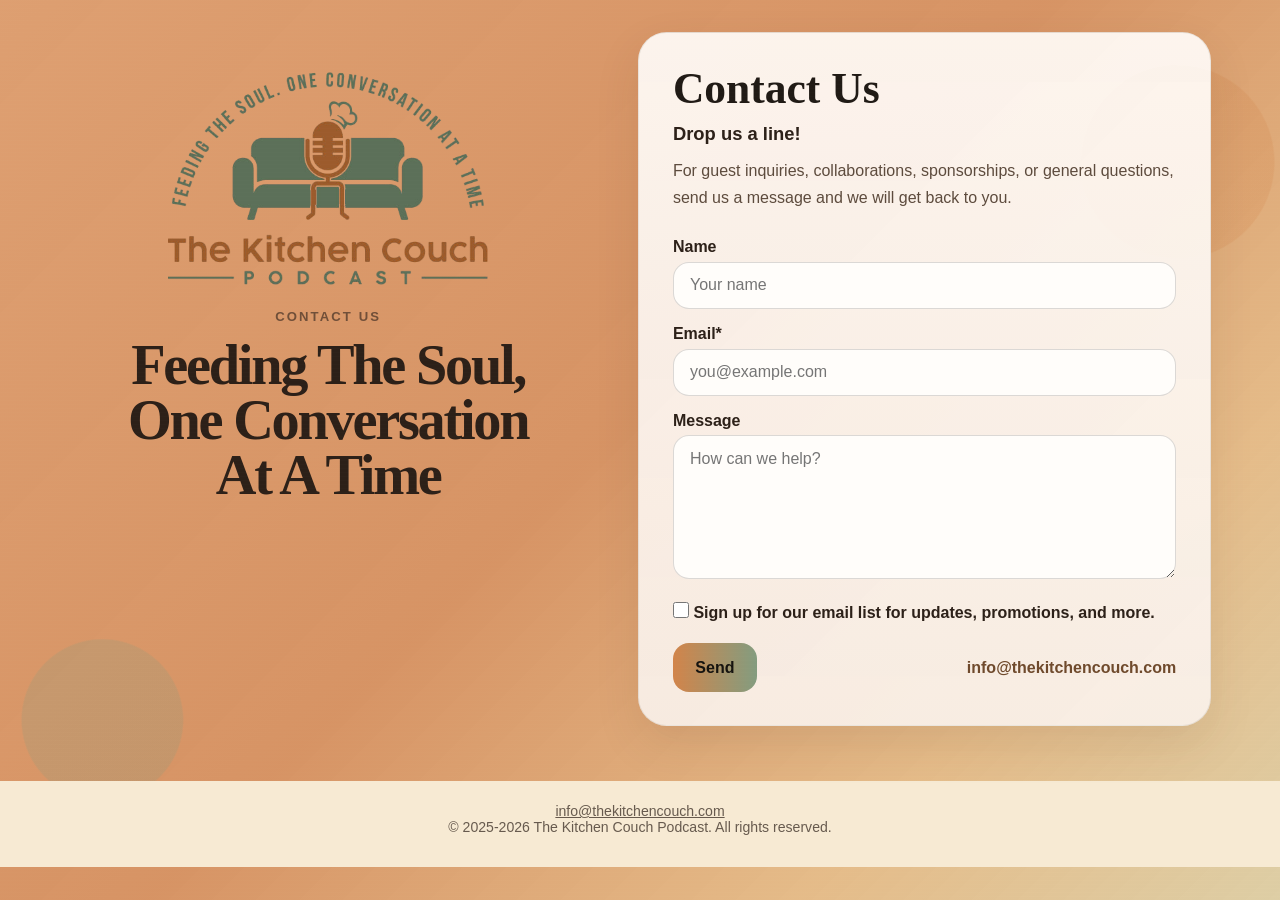
<file: contact.html>
<!DOCTYPE html>
<html lang="en">
<head>
  <meta charset="UTF-8" />
  <meta name="viewport" content="width=device-width, initial-scale=1.0" />
  <title>Contact — The Kitchen Couch Podcast</title>
  <link rel="stylesheet" href="styles.css" />
</head>
<body class="contact-body">
  <div class="site-shell">
    <main class="contact-page">
      <section class="contact-hero">
        <img src="assets/logo-nobg-tight.png" alt="The Kitchen Couch Podcast logo" class="contact-logo-mark" />
        <p class="contact-kicker">Contact Us</p>
        <h1>Feeding The Soul,<br />One Conversation<br />At A Time</h1>
      </section>

      <section class="contact-container">
        <h2>Contact Us</h2>
        <p class="contact-intro">Drop us a line!</p>
        <p class="contact-copy">For guest inquiries, collaborations, sponsorships, or general questions, send us a message and we will get back to you.</p>

        <form class="contact-form" id="contact-form">
          <div class="contact-field">
            <label for="name">Name</label>
            <input type="text" id="name" name="name" placeholder="Your name" />
          </div>

          <div class="contact-field">
            <label for="email">Email<span aria-hidden="true">*</span></label>
            <input type="email" id="email" name="email" placeholder="you@example.com" required />
          </div>

          <div class="contact-field">
            <label for="message">Message</label>
            <textarea id="message" name="message" placeholder="How can we help?"></textarea>
          </div>

          <label class="contact-checkbox">
            <input type="checkbox" id="updates" name="updates" />
            <span>Sign up for our email list for updates, promotions, and more.</span>
          </label>

          <div class="contact-actions">
            <button type="submit">Send</button>
            <a class="contact-email-link" href="mailto:info@thekitchencouch.com">info@thekitchencouch.com</a>
          </div>
        </form>
      </section>
    </main>

    <footer>
      <p><a href="mailto:info@thekitchencouch.com">info@thekitchencouch.com</a></p>
      &copy; 2025-2026 The Kitchen Couch Podcast. All rights reserved.
    </footer>
  </div>

  <script>
    const contactForm = document.getElementById("contact-form");
    if (contactForm) {
      contactForm.addEventListener("submit", (event) => {
        event.preventDefault();

        const formData = new FormData(contactForm);
        const name = (formData.get("name") || "").toString().trim();
        const email = (formData.get("email") || "").toString().trim();
        const message = (formData.get("message") || "").toString().trim();
        const wantsUpdates = formData.get("updates") ? "Yes" : "No";

        const subjectName = name || "Website Inquiry";
        const subject = encodeURIComponent(`Kitchen Couch Contact - ${subjectName}`);
        const body = encodeURIComponent(
          `Name: ${name || "N/A"}\nEmail: ${email}\nEmail List Sign Up: ${wantsUpdates}\n\nMessage:\n${message || "N/A"}`
        );

        window.location.href = `mailto:info@thekitchencouch.com?subject=${subject}&body=${body}`;
      });
    }
  </script>
</body>
</html>
</file>
<file: styles.css>
:root {
  --orange: #d2844a;
  --orange-deep: #bc7342;
  --orange-soft: #e2a26f;
  --green: #839c7f;
  --green-deep: #667c62;
  --green-soft: #a4b7a0;
  --cream: #fdf8f2;
  --ink: #2c2018;
  --ink-soft: #5d4b3d;
  --line: rgba(253, 248, 242, 0.28);
  --shadow: 0 22px 70px rgba(60, 33, 14, 0.18);
}

* {
  box-sizing: border-box;
  margin: 0;
  padding: 0;
}

html {
  scroll-behavior: smooth;
}

body {
  min-height: 100vh;
  font-family: "Trebuchet MS", "Gill Sans", sans-serif;
  color: var(--ink);
  background:
    radial-gradient(circle at top left, rgba(240, 177, 123, 0.28), transparent 28%),
    radial-gradient(circle at 85% 18%, rgba(169, 197, 152, 0.34), transparent 24%),
    linear-gradient(180deg, #f4d6bc 0%, #f1e5d7 18%, #ddebd9 52%, #f6e3d2 100%);
  overflow-x: hidden;
}

img {
  display: block;
  max-width: 100%;
}

a {
  color: inherit;
}

.site-shell {
  position: relative;
  overflow: clip;
}

.site-shell::before,
.site-shell::after {
  content: "";
  position: fixed;
  width: 42vw;
  height: 42vw;
  border-radius: 50%;
  filter: blur(110px);
  opacity: 0.3;
  pointer-events: none;
  z-index: -1;
}

.site-shell::before {
  top: -10vw;
  left: -12vw;
  background: rgba(213, 122, 70, 0.65);
}

.site-shell::after {
  right: -10vw;
  bottom: 10vh;
  background: rgba(95, 132, 89, 0.55);
}

.immersive-main::after {
  content: "";
  position: absolute;
  inset: 0;
  pointer-events: none;
  background:
    radial-gradient(circle at 6% 24%, rgba(213, 122, 70, 0.22) 0 2.7rem, transparent 2.8rem),
    radial-gradient(circle at 9% 28%, rgba(253, 248, 242, 0.55) 0 0.7rem, transparent 0.75rem),
    radial-gradient(circle at 94% 17%, rgba(95, 132, 89, 0.2) 0 3.1rem, transparent 3.2rem),
    radial-gradient(circle at 88% 20%, rgba(253, 248, 242, 0.5) 0 0.82rem, transparent 0.9rem),
    radial-gradient(circle at 10% 78%, rgba(95, 132, 89, 0.18) 0 4rem, transparent 4.1rem),
    radial-gradient(circle at 92% 74%, rgba(213, 122, 70, 0.18) 0 3.4rem, transparent 3.5rem),
    radial-gradient(circle at 86% 79%, rgba(253, 248, 242, 0.46) 0 0.92rem, transparent 1rem);
  z-index: 0;
}

.hero {
  position: relative;
  min-height: 100vh;
  padding: 1.4rem clamp(1.2rem, 2vw, 2rem) 0;
  color: var(--cream);
  background:
    radial-gradient(circle at 12% 15%, rgba(255, 225, 196, 0.18), transparent 20%),
    radial-gradient(circle at 78% 20%, rgba(190, 228, 176, 0.24), transparent 22%),
    radial-gradient(circle at 50% 72%, rgba(245, 216, 176, 0.16), transparent 28%),
    linear-gradient(135deg, #c96f3e 0%, #d8864d 33%, #6f8d63 68%, #537651 100%);
}

.hero::before,
.hero::after {
  content: "";
  position: absolute;
  border-radius: 44% 56% 59% 41% / 43% 40% 60% 57%;
  opacity: 0.35;
  animation: floatBlob 16s ease-in-out infinite;
}

.hero::before {
  width: 28rem;
  height: 28rem;
  top: -8rem;
  right: -8rem;
  background: rgba(255, 192, 115, 0.32);
}

.hero::after {
  width: 22rem;
  height: 22rem;
  left: -7rem;
  bottom: 12rem;
  background: rgba(104, 145, 103, 0.28);
  animation-duration: 20s;
}

.hero-aurora,
.hero-grid,
.hero-ribbon,
.hero-nav,
.hero-body {
  position: relative;
  z-index: 1;
}

.hero-aurora {
  position: absolute;
  inset: auto;
  width: 36rem;
  height: 36rem;
  border-radius: 50%;
  filter: blur(80px);
  opacity: 0.4;
  animation: pulseGlow 11s ease-in-out infinite;
}

.hero-aurora-left {
  top: 6rem;
  left: -8rem;
  background: rgba(255, 189, 126, 0.6);
}

.hero-aurora-right {
  right: -6rem;
  bottom: 7rem;
  background: rgba(112, 151, 104, 0.45);
  animation-delay: -5s;
}

.hero-grid {
  position: absolute;
  inset: 0;
  background-image:
    linear-gradient(rgba(255, 255, 255, 0.08) 1px, transparent 1px),
    linear-gradient(90deg, rgba(255, 255, 255, 0.08) 1px, transparent 1px);
  background-size: 52px 52px;
  mask-image: linear-gradient(to bottom, rgba(0, 0, 0, 0.28), transparent 78%);
  opacity: 0.3;
}

.hero-nav {
  max-width: 1280px;
  margin: 0 auto;
  display: flex;
  align-items: center;
  justify-content: space-between;
  gap: 1rem;
}

.hero-brand {
  display: inline-flex;
  align-items: center;
  gap: 0.9rem;
  text-decoration: none;
}

.hero-nav-logo-img {
  width: 3rem;
  height: 3rem;
  border-radius: 50%;
  object-fit: cover;
  box-shadow: 0 8px 20px rgba(0, 0, 0, 0.18);
}

.hero-brand-text {
  font-family: Georgia, "Times New Roman", serif;
  font-size: 0.98rem;
  letter-spacing: 0.08em;
  text-transform: uppercase;
}

.hero-nav-links {
  display: flex;
  align-items: center;
  gap: 0.7rem;
  flex-wrap: wrap;
}

.hero-nav-links a {
  text-decoration: none;
  padding: 0.75rem 1rem;
  border-radius: 999px;
  font-size: 0.9rem;
  background: rgba(255, 255, 255, 0.08);
  border: 1px solid rgba(255, 255, 255, 0.15);
  backdrop-filter: blur(8px);
  transition: transform 180ms ease, background 180ms ease, border-color 180ms ease;
}

.hero-nav-links a:hover {
  transform: translateY(-2px);
  background: rgba(255, 255, 255, 0.16);
  border-color: rgba(255, 255, 255, 0.28);
}

.hero-body {
  max-width: 1280px;
  margin: 0 auto;
  min-height: calc(100vh - 6rem);
  display: grid;
  grid-template-columns: minmax(0, 1.05fr) minmax(370px, 0.95fr);
  align-items: center;
  gap: clamp(2rem, 4vw, 4rem);
  padding: 3.5rem 0 4.5rem;
}

.hero-text {
  max-width: 40rem;
}

.hero-kicker,
.section-kicker,
.closing-kicker,
.story-label,
.duality-tag,
.hero-stage-badge {
  display: inline-flex;
  align-items: center;
  gap: 0.45rem;
  letter-spacing: 0.14em;
  text-transform: uppercase;
  font-weight: 700;
  font-size: 0.76rem;
}

.hero-kicker {
  padding: 0.7rem 1rem;
  border-radius: 999px;
  background: rgba(253, 248, 242, 0.12);
  border: 1px solid rgba(253, 248, 242, 0.24);
  margin-bottom: 1.2rem;
}

.hero-title,
.section-intro h2,
.section-header h2,
.closing-shell h2,
.duality-card h3 {
  font-family: Georgia, "Times New Roman", serif;
}

.hero-title {
  font-size: clamp(3rem, 6vw, 5.9rem);
  line-height: 0.95;
  letter-spacing: -0.05em;
  text-wrap: balance;
}

.title-soul {
  color: #ffe5c4;
}

.title-mind {
  color: #d9f0c7;
}

.hero-copy {
  margin-top: 1.4rem;
  max-width: 36rem;
  font-size: 1.08rem;
  line-height: 1.8;
  color: rgba(253, 248, 242, 0.9);
}

.hero-cta-row {
  display: flex;
  gap: 1rem;
  flex-wrap: wrap;
  margin-top: 2rem;
}

.hero-cta {
  text-decoration: none;
  padding: 1rem 1.4rem;
  border-radius: 1.1rem;
  font-weight: 700;
  letter-spacing: 0.04em;
  transition: transform 220ms ease, box-shadow 220ms ease, background 220ms ease, color 220ms ease;
}

.hero-cta:hover {
  transform: translateY(-4px) scale(1.02);
}

.hero-cta-primary {
  color: var(--ink);
  background: var(--cream);
  box-shadow: 0 16px 35px rgba(71, 37, 14, 0.18);
}

.hero-cta-secondary {
  color: var(--cream);
  background: rgba(255, 255, 255, 0.08);
  border: 1px solid rgba(253, 248, 242, 0.28);
  backdrop-filter: blur(8px);
}

.hero-pills {
  display: flex;
  flex-wrap: wrap;
  gap: 0.7rem;
  margin-top: 1.6rem;
}

.hero-pills span {
  padding: 0.72rem 0.92rem;
  border-radius: 999px;
  background: rgba(255, 255, 255, 0.08);
  border: 1px solid rgba(253, 248, 242, 0.2);
  color: rgba(253, 248, 242, 0.92);
  font-size: 0.88rem;
}

.hero-stage {
  position: relative;
  min-height: 40rem;
  transform-style: preserve-3d;
  transition: transform 260ms ease;
}

.hero-stage-orb {
  position: absolute;
  border-radius: 50%;
  filter: blur(2px);
  animation: orbitBob 9s ease-in-out infinite;
}

.hero-stage-orb-one {
  width: 9rem;
  height: 9rem;
  top: 1.2rem;
  left: 2rem;
  background: radial-gradient(circle at 35% 35%, #ffd696, #e08b4f 70%);
}

.hero-stage-orb-two {
  width: 7rem;
  height: 7rem;
  right: 1.5rem;
  bottom: 4rem;
  background: radial-gradient(circle at 35% 35%, #cee6bf, #6d8d62 72%);
  animation-delay: -4s;
}

.hero-stage-card {
  position: absolute;
  border-radius: 2rem;
  backdrop-filter: blur(14px);
  border: 1px solid rgba(253, 248, 242, 0.24);
  box-shadow: var(--shadow);
}

.hero-stage-photo {
  inset: 1.2rem 4rem 6rem 0;
  overflow: hidden;
  background:
    radial-gradient(circle at 25% 15%, rgba(253, 248, 242, 0.4), transparent 18%),
    linear-gradient(160deg, rgba(253, 248, 242, 0.18), rgba(253, 248, 242, 0.06));
}

.hero-stage-badge {
  position: absolute;
  top: 1.2rem;
  right: 1.2rem;
  z-index: 2;
  padding: 0.8rem 1rem;
  border-radius: 999px;
  background: rgba(42, 29, 20, 0.44);
  color: var(--cream);
  border: 1px solid rgba(253, 248, 242, 0.25);
}

.hero-photo-cutout {
  position: absolute;
  bottom: 0;
  left: 50%;
  width: min(100%, 32rem);
  transform: translateX(-50%);
  object-fit: contain;
  filter: drop-shadow(0 28px 44px rgba(40, 23, 8, 0.28));
}

.hero-stage-story {
  right: 0;
  bottom: 0;
  width: min(26rem, 90%);
  padding: 1.2rem;
  background: rgba(253, 248, 242, 0.88);
  color: var(--ink);
}

.hero-logo {
  width: 100%;
  border-radius: 1.4rem;
  aspect-ratio: 16 / 9;
  object-fit: cover;
  box-shadow: 0 12px 28px rgba(70, 39, 22, 0.12);
}

.story-split {
  display: grid;
  grid-template-columns: 1fr 1fr;
  gap: 0.9rem;
  margin-top: 1rem;
}

.story-split > div {
  padding: 1rem;
  border-radius: 1.2rem;
  background: linear-gradient(180deg, rgba(255, 255, 255, 0.72), rgba(246, 237, 228, 0.88));
}

.story-label {
  color: var(--orange-deep);
  margin-bottom: 0.55rem;
}

.story-split p {
  color: var(--ink-soft);
  line-height: 1.55;
  font-size: 0.95rem;
}

.hero-ribbon {
  overflow: hidden;
  padding: 1rem 0 1.1rem;
  border-top: 1px solid rgba(253, 248, 242, 0.15);
  border-bottom: 1px solid rgba(253, 248, 242, 0.15);
  background: linear-gradient(90deg, rgba(253, 248, 242, 0.07), rgba(253, 248, 242, 0.12), rgba(253, 248, 242, 0.07));
}

.hero-ribbon-track,
.blend-band-copy {
  display: flex;
  width: max-content;
  align-items: center;
  gap: 1.1rem;
  animation: marquee 22s linear infinite;
}

.hero-ribbon-track span,
.blend-band-copy span {
  position: relative;
  font-size: 0.9rem;
  letter-spacing: 0.14em;
  text-transform: uppercase;
  white-space: nowrap;
}

.hero-ribbon-track span::after,
.blend-band-copy span::after {
  content: "•";
  margin-left: 1.1rem;
  opacity: 0.7;
}

.immersive-main {
  position: relative;
  padding: 0 1.2rem 2rem;
}

.immersive-main::before {
  content: "";
  position: absolute;
  inset: 0;
  background:
    radial-gradient(circle at 18% 14%, rgba(213, 122, 70, 0.18), transparent 18%),
    radial-gradient(circle at 82% 36%, rgba(95, 132, 89, 0.14), transparent 16%),
    radial-gradient(circle at 35% 76%, rgba(253, 248, 242, 0.35), transparent 20%);
  pointer-events: none;
}

.section-shell {
  position: relative;
  max-width: 1280px;
  margin: 0 auto;
  padding: clamp(2.5rem, 5vw, 4rem);
  border-radius: 2.2rem;
  overflow: hidden;
}

.section-shell::before {
  content: "";
  position: absolute;
  inset: 0;
  border-radius: inherit;
  pointer-events: none;
}

.duality {
  margin-top: -2rem;
  position: relative;
  z-index: 2;
}

.duality-shell {
  background:
    radial-gradient(circle at 20% 0%, rgba(253, 248, 242, 0.95), rgba(253, 248, 242, 0.68) 34%, transparent 35%),
    linear-gradient(120deg, rgba(255, 243, 231, 0.88), rgba(247, 233, 222, 0.66), rgba(225, 238, 218, 0.82));
  box-shadow: 0 16px 42px rgba(79, 45, 22, 0.12);
}

.section-intro,
.section-header,
.closing-shell {
  text-align: center;
}

.section-kicker,
.closing-kicker,
.duality-tag {
  color: var(--orange-deep);
}

.section-intro h2,
.section-header h2,
.closing-shell h2 {
  font-size: clamp(2.3rem, 4vw, 4rem);
  line-height: 1;
  letter-spacing: -0.04em;
}

.section-subtitle,
.section-intro p:last-child,
.closing-shell p {
  max-width: 44rem;
  margin: 1rem auto 0;
  font-size: 1.04rem;
  line-height: 1.75;
  color: var(--ink-soft);
}

.duality-panels {
  display: grid;
  grid-template-columns: repeat(2, minmax(0, 1fr));
  gap: 1.4rem;
  margin-top: 2.2rem;
}

.duality-card {
  padding: 1.8rem;
  border-radius: 1.7rem;
  color: var(--cream);
  min-height: 15rem;
  box-shadow: 0 16px 30px rgba(70, 39, 22, 0.12);
}

.duality-card h3 {
  font-size: 2rem;
  line-height: 1.02;
  margin-top: 1rem;
}

.duality-card p {
  margin-top: 0.85rem;
  max-width: 26rem;
  line-height: 1.75;
  color: rgba(253, 248, 242, 0.86);
}

.duality-card-soul {
  background:
    radial-gradient(circle at top right, rgba(255, 216, 162, 0.28), transparent 24%),
    linear-gradient(145deg, #d9824d, #bb6536);
}

.duality-card-mind {
  background:
    radial-gradient(circle at 15% 20%, rgba(224, 244, 211, 0.24), transparent 24%),
    linear-gradient(145deg, #6f9164, #446347);
}

.showcase-section {
  position: relative;
  padding: 2rem 0;
}

.showcase-section .section-shell {
  background:
    radial-gradient(circle at 14% 18%, rgba(255, 198, 146, 0.34), transparent 18%),
    radial-gradient(circle at 85% 76%, rgba(171, 204, 160, 0.32), transparent 20%),
    linear-gradient(180deg, rgba(253, 248, 242, 0.32), rgba(253, 248, 242, 0.12)),
    linear-gradient(135deg, rgba(225, 140, 88, 0.52), rgba(248, 194, 132, 0.28) 34%, rgba(115, 154, 105, 0.3) 68%, rgba(86, 124, 81, 0.44));
  backdrop-filter: blur(8px);
  box-shadow: 0 20px 56px rgba(72, 41, 22, 0.14);
}

.showcase-section .section-shell::before {
  background:
    radial-gradient(circle at 11% 11%, rgba(255, 227, 194, 0.36) 0 1rem, transparent 1.08rem),
    radial-gradient(circle at 15% 18%, rgba(255, 190, 126, 0.28) 0 4.2rem, transparent 4.3rem),
    radial-gradient(circle at 74% 22%, rgba(253, 248, 242, 0.22) 0 1.5rem, transparent 1.58rem),
    radial-gradient(circle at 88% 72%, rgba(151, 193, 140, 0.34) 0 4.6rem, transparent 4.7rem),
    radial-gradient(circle at 83% 66%, rgba(253, 248, 242, 0.38) 0 0.95rem, transparent 1.03rem);
}

.showcase-section-couch .section-shell {
  background:
    radial-gradient(circle at 20% 72%, rgba(255, 208, 149, 0.3), transparent 18%),
    radial-gradient(circle at 84% 18%, rgba(185, 219, 170, 0.3), transparent 20%),
    linear-gradient(180deg, rgba(253, 248, 242, 0.3), rgba(253, 248, 242, 0.1)),
    linear-gradient(125deg, rgba(92, 126, 84, 0.42), rgba(135, 173, 124, 0.28) 34%, rgba(227, 151, 97, 0.32) 68%, rgba(196, 104, 57, 0.5));
}

.showcase-section-couch .section-shell::before {
  background:
    radial-gradient(circle at 13% 78%, rgba(255, 194, 132, 0.28) 0 4.2rem, transparent 4.3rem),
    radial-gradient(circle at 18% 72%, rgba(253, 248, 242, 0.4) 0 0.95rem, transparent 1.03rem),
    radial-gradient(circle at 84% 20%, rgba(171, 209, 158, 0.34) 0 4.8rem, transparent 4.9rem),
    radial-gradient(circle at 79% 14%, rgba(253, 248, 242, 0.38) 0 1.05rem, transparent 1.12rem),
    radial-gradient(circle at 52% 12%, rgba(253, 248, 242, 0.16) 0 1.6rem, transparent 1.7rem);
}

.glass-carousel {
  margin-top: 2.4rem;
  padding: 0 4.2rem;
}

.carousel {
  position: relative;
}

.carousel-viewport {
  overflow: hidden;
  position: relative;
  padding: 2rem 0;
}

.carousel-viewport::before,
.carousel-viewport::after {
  content: "";
  position: absolute;
  left: 0;
  right: 0;
  height: 1.2rem;
  z-index: 2;
  pointer-events: none;
  background:
    repeating-linear-gradient(
      90deg,
      #171a20 0 1rem,
      #f4e7c6 1rem 1.7rem,
      #171a20 1.7rem 3.2rem
    );
  box-shadow: inset 0 1px 0 rgba(244, 231, 198, 0.1);
}

.carousel-viewport::before {
  top: 0;
}

.carousel-viewport::after {
  bottom: 0;
}

.carousel-track {
  display: flex;
  gap: 1rem;
  padding: 1.1rem 1.25rem;
  transition: transform 0.45s ease;
  position: relative;
}

.carousel-track::before {
  content: "";
  position: absolute;
  inset: 0;
  border-radius: 1.4rem;
  background:
    linear-gradient(180deg, rgba(15, 18, 24, 0.98), rgba(28, 32, 40, 0.98));
  box-shadow:
    inset 0 1px 0 rgba(244, 231, 198, 0.08),
    0 18px 32px rgba(31, 18, 10, 0.14);
  z-index: 0;
}

.card {
  position: relative;
  flex: 0 0 calc((100% - 3 * 1rem) / 4);
  min-width: 0;
  display: flex;
  flex-direction: column;
  border-radius: 1.35rem;
  overflow: hidden;
  background: #20242e;
  border: 2px solid rgba(17, 18, 24, 0.32);
  box-shadow: 0 18px 34px rgba(50, 27, 14, 0.18);
  transition: transform 220ms ease, box-shadow 220ms ease;
  z-index: 1;
}

.card::before {
  content: "";
  position: absolute;
  inset: 0 0 auto;
  height: 0.48rem;
  background: linear-gradient(90deg, var(--orange), var(--green), var(--orange));
}

.card:hover {
  transform: translateY(-10px) rotate(0.8deg);
  box-shadow: 0 22px 40px rgba(77, 46, 22, 0.16);
}

.card:nth-child(even):hover {
  transform: translateY(-8px) rotate(-0.8deg);
}

.vhs-shell {
  position: relative;
  padding: 0.9rem 0.9rem 0;
  background:
    repeating-linear-gradient(
      to bottom,
      rgba(255, 255, 255, 0.05) 0,
      rgba(255, 255, 255, 0.05) 2px,
      transparent 2px,
      transparent 14px
    ),
    linear-gradient(180deg, #2a2f3a, #232730);
}

.vhs-shell::before,
.vhs-shell::after {
  content: "";
  position: absolute;
  top: 50%;
  width: 0.45rem;
  height: 58%;
  transform: translateY(-50%);
  border-radius: 999px;
  background:
    repeating-linear-gradient(
      180deg,
      rgba(244, 231, 198, 0.9) 0 0.65rem,
      transparent 0.65rem 1.35rem
    );
  opacity: 0.65;
}

.vhs-shell::before {
  left: 0.22rem;
}

.vhs-shell::after {
  right: 0.22rem;
}

.vhs-topline {
  display: flex;
  align-items: center;
  justify-content: flex-start;
  gap: 0.6rem;
  padding: 0 0.12rem 0.55rem;
}

.vhs-format {
  color: #ff8454;
  font-size: 0.66rem;
  font-weight: 800;
  letter-spacing: 0.22em;
  text-transform: uppercase;
}

.vhs-label {
  display: grid;
  grid-template-columns: minmax(0, 1fr) auto;
  gap: 0.7rem;
  align-items: start;
  padding: 1rem;
  border: 2px solid rgba(255, 245, 220, 0.78);
  background:
    linear-gradient(135deg, rgba(244, 231, 198, 0.96), rgba(251, 244, 223, 0.92));
  box-shadow: inset 0 0 0 1px rgba(57, 43, 25, 0.1);
}

.vhs-label-copy {
  min-width: 0;
}

.vhs-mini {
  display: inline-block;
  margin-bottom: 0.45rem;
  color: var(--orange-deep);
  font-size: 0.68rem;
  font-weight: 800;
  letter-spacing: 0.18em;
  text-transform: uppercase;
}

.vhs-label h3 {
  color: #1f1b16;
  font-size: 1.28rem;
  line-height: 1.02;
  letter-spacing: -0.03em;
  display: -webkit-box;
  -webkit-line-clamp: 4;
  -webkit-box-orient: vertical;
  overflow: hidden;
}

.vhs-toggle-wrap {
  display: flex;
  align-items: start;
}

.vhs-window-wrap {
  position: relative;
  padding: 0.95rem 0 0;
}

.card-video {
  position: relative;
  padding-bottom: 58%;
  height: 0;
  overflow: hidden;
  background: #11141b;
  border: 2px solid rgba(247, 235, 199, 0.72);
  box-shadow:
    inset 0 0 0 0.45rem rgba(246, 227, 178, 0.22),
    0 10px 22px rgba(10, 11, 16, 0.24);
}

.card-video img,
.card-video iframe {
  position: absolute;
  inset: 0;
  width: 100%;
  height: 100%;
}

.card-video img {
  object-fit: cover;
  transform: scale(1.02);
  filter: saturate(1) contrast(0.96) brightness(0.84);
}

.card-video-fallback {
  background:
    radial-gradient(circle at 20% 25%, rgba(255, 206, 154, 0.4), transparent 20%),
    linear-gradient(135deg, rgba(211, 104, 53, 0.95), rgba(83, 158, 63, 0.92));
}

.card-video::before,
.card-video::after {
  content: "";
  position: absolute;
  inset: 0;
  pointer-events: none;
}

.card-video::before {
  background:
    linear-gradient(180deg, rgba(0, 0, 0, 0.08), rgba(0, 0, 0, 0.2) 36%, rgba(0, 0, 0, 0.62) 100%),
    linear-gradient(135deg, rgba(213, 122, 70, 0.22), rgba(95, 132, 89, 0.24));
  z-index: 1;
}

.play-btn {
  position: absolute;
  left: 50%;
  top: 50%;
  transform: translate(-50%, -50%);
  border: none;
  background: none;
  cursor: pointer;
  transition: transform 180ms ease;
  z-index: 2;
}

.play-btn:hover {
  transform: translate(-50%, -50%) scale(1.08);
}

.play-btn svg {
  filter: drop-shadow(0 8px 18px rgba(0, 0, 0, 0.22));
}

.card-body {
  display: flex;
  flex-direction: column;
  gap: 0.65rem;
  padding: 0;
  flex: 1;
  background: linear-gradient(180deg, #252933, #1d2028);
}

.card h3 {
  flex: 1;
  font-family: Georgia, "Times New Roman", serif;
  font-size: 1rem;
  line-height: 1.25;
  color: var(--ink);
}

.toggle-details {
  flex-shrink: 0;
  border: none;
  background: rgba(247, 235, 199, 0.95);
  color: #1b1d24;
  width: 2.1rem;
  height: 2.1rem;
  border-radius: 50%;
  display: grid;
  place-items: center;
  cursor: pointer;
  box-shadow: 0 10px 20px rgba(20, 14, 10, 0.18);
  transition: transform 180ms ease, background 180ms ease, color 180ms ease;
}

.toggle-details:hover {
  background: #fff0bf;
  color: var(--orange-deep);
}

.details-hidden .toggle-details {
  transform: rotate(-90deg);
}

.card-details {
  max-height: 7rem;
  overflow: hidden;
  opacity: 1;
  padding: 0.85rem 1rem 1rem;
  border-top: none;
  background: linear-gradient(180deg, rgba(37, 41, 51, 0.96), rgba(29, 32, 40, 0.96));
  transition: max-height 220ms ease, opacity 220ms ease, padding 220ms ease;
}

.details-hidden .card-details {
  max-height: 0;
  opacity: 0;
  padding-top: 0;
  padding-bottom: 0;
  border-top-color: transparent;
}

.card-spotify {
  margin-top: 0;
  border-radius: 0.9rem;
}

.vhs-stripes {
  display: grid;
  grid-template-columns: repeat(4, 1fr);
  gap: 0;
  margin-top: 0.9rem;
  height: 1.6rem;
  border-top: 2px solid rgba(247, 235, 199, 0.18);
}

.vhs-stripe-orange {
  background: #ff7d2f;
}

.vhs-stripe-green {
  background: #58c52d;
}

.vhs-stripe-cream {
  background: #f4e7c6;
}

.vhs-stripe-orange-deep {
  background: #ff5e32;
}

.card-video-placeholder {
  position: absolute;
  inset: 0;
  display: grid;
  place-items: center;
  color: rgba(244, 231, 198, 0.84);
  font-size: 1rem;
  font-weight: 800;
  letter-spacing: 0.28em;
  text-transform: uppercase;
}

.carousel-btn {
  position: absolute;
  top: 42%;
  transform: translateY(-50%);
  width: 3.2rem;
  height: 3.2rem;
  border-radius: 50%;
  border: 1px solid rgba(255, 255, 255, 0.48);
  background: rgba(253, 248, 242, 0.82);
  color: var(--ink);
  font-size: 2rem;
  line-height: 1;
  display: grid;
  place-items: center;
  cursor: pointer;
  box-shadow: 0 10px 24px rgba(63, 37, 18, 0.12);
  transition: transform 180ms ease, box-shadow 180ms ease, background 180ms ease;
  z-index: 2;
}

.carousel-btn:hover:not(:disabled) {
  transform: translateY(-50%) scale(1.06);
  background: var(--cream);
  box-shadow: 0 14px 28px rgba(63, 37, 18, 0.18);
}

.carousel-btn:disabled {
  opacity: 0.45;
  cursor: default;
}

.prev-btn {
  left: 0;
}

.next-btn {
  right: 0;
}

.carousel-dots {
  display: flex;
  justify-content: center;
  gap: 0.5rem;
  margin-top: 1.2rem;
}

.dot {
  width: 0.72rem;
  height: 0.72rem;
  border: none;
  border-radius: 50%;
  background: rgba(95, 132, 89, 0.24);
  cursor: pointer;
  transition: transform 180ms ease, background 180ms ease;
}

.dot.active {
  background: linear-gradient(90deg, var(--orange), var(--green));
  transform: scale(1.25);
}

.blend-band {
  padding: 1rem 0 1.6rem;
  overflow: hidden;
  position: relative;
}

.blend-band::before {
  content: "";
  position: absolute;
  inset: 0;
  pointer-events: none;
  background:
    radial-gradient(circle at 17% 50%, rgba(255, 195, 136, 0.22) 0 2rem, transparent 2.1rem),
    radial-gradient(circle at 81% 44%, rgba(151, 193, 140, 0.24) 0 2.4rem, transparent 2.5rem),
    radial-gradient(circle at 75% 58%, rgba(253, 248, 242, 0.42) 0 0.72rem, transparent 0.8rem);
}

.blend-band-copy {
  color: rgba(44, 32, 24, 0.78);
}

.closing-note {
  padding: 1rem 0 2rem;
}

.closing-shell {
  background:
    radial-gradient(circle at 16% 12%, rgba(255, 214, 171, 0.36), transparent 18%),
    radial-gradient(circle at 84% 80%, rgba(183, 216, 171, 0.34), transparent 18%),
    linear-gradient(180deg, rgba(253, 248, 242, 0.72), rgba(253, 248, 242, 0.56));
  box-shadow: 0 18px 48px rgba(70, 39, 22, 0.1);
}

.closing-shell::before {
  background:
    radial-gradient(circle at 12% 18%, rgba(255, 190, 126, 0.24) 0 4rem, transparent 4.1rem),
    radial-gradient(circle at 17% 13%, rgba(253, 248, 242, 0.4) 0 0.92rem, transparent 1rem),
    radial-gradient(circle at 88% 76%, rgba(151, 193, 140, 0.26) 0 4.4rem, transparent 4.5rem),
    radial-gradient(circle at 82% 70%, rgba(253, 248, 242, 0.42) 0 0.9rem, transparent 0.98rem);
}

footer {
  padding: 2rem 1.5rem 2.6rem;
  text-align: center;
  color: rgba(44, 32, 24, 0.68);
  font-size: 0.88rem;
}

.modal-overlay {
  display: none;
  position: fixed;
  inset: 0;
  z-index: 99;
  padding: 1.2rem;
  background: rgba(39, 23, 15, 0.48);
  backdrop-filter: blur(8px);
  align-items: center;
  justify-content: center;
}

.modal-overlay.open {
  display: flex;
}

.modal {
  position: relative;
  width: min(36rem, 100%);
  max-height: min(90vh, 48rem);
  overflow-y: auto;
  padding: 2rem;
  border-radius: 1.8rem;
  background: linear-gradient(180deg, rgba(255, 251, 247, 0.98), rgba(248, 241, 234, 0.98));
  box-shadow: 0 24px 60px rgba(40, 23, 15, 0.28);
}

.modal h3 {
  font-family: Georgia, "Times New Roman", serif;
  font-size: 1.6rem;
  line-height: 1.2;
}

.modal .ep-meta {
  margin-top: 0.7rem;
  margin-bottom: 1rem;
  color: var(--orange-deep);
  font-size: 0.85rem;
  font-weight: 700;
}

.modal p {
  line-height: 1.75;
  color: var(--ink-soft);
}

.modal-close {
  position: absolute;
  top: 1rem;
  right: 1rem;
  width: 2.2rem;
  height: 2.2rem;
  border: none;
  border-radius: 50%;
  background: rgba(95, 132, 89, 0.1);
  color: var(--ink);
  font-size: 1.35rem;
  cursor: pointer;
}

.read-more {
  border: none;
  background: none;
  color: var(--green-deep);
  font-weight: 700;
  cursor: pointer;
  margin-left: 0.25rem;
  text-decoration: underline;
}

.reveal {
  opacity: 0;
  transform: translateY(28px) scale(0.985);
  transition: opacity 700ms ease, transform 700ms ease;
}

.reveal.is-visible {
  opacity: 1;
  transform: translateY(0) scale(1);
}

.page-nav {
  max-width: 1100px;
  margin: 0 auto;
  padding: 1.4rem 1.2rem 0;
  display: flex;
  align-items: center;
  justify-content: space-between;
  gap: 1rem;
}

.page-nav-logo {
  display: inline-flex;
  align-items: center;
  gap: 0.9rem;
  text-decoration: none;
}

.hero-nav-logo {
  font-family: Georgia, "Times New Roman", serif;
  letter-spacing: 0.08em;
  text-transform: uppercase;
  font-size: 0.95rem;
  color: var(--ink);
}

.contact-page {
  min-height: calc(100vh - 11rem);
  display: grid;
  place-items: center;
  padding: 2rem 1.2rem 3rem;
}

.contact-container {
  width: min(38rem, 100%);
  padding: 2rem;
  border-radius: 1.8rem;
  background: linear-gradient(180deg, rgba(255, 251, 247, 0.92), rgba(250, 242, 236, 0.9));
  box-shadow: 0 18px 46px rgba(70, 39, 22, 0.1);
}

.contact-container h1 {
  font-family: Georgia, "Times New Roman", serif;
  font-size: clamp(2.2rem, 4vw, 3.3rem);
  line-height: 1;
}

.contact-intro {
  margin-top: 0.9rem;
  line-height: 1.7;
  color: var(--ink-soft);
}

.contact-container form {
  display: grid;
  gap: 1rem;
  margin-top: 1.7rem;
}

.contact-container label {
  display: block;
  margin-bottom: 0.35rem;
  font-weight: 700;
  color: var(--ink);
}

.contact-container input,
.contact-container textarea {
  width: 100%;
  padding: 0.85rem 1rem;
  border-radius: 1rem;
  border: 1px solid rgba(95, 132, 89, 0.22);
  background: rgba(255, 255, 255, 0.82);
  font: inherit;
  color: var(--ink);
}

.contact-container textarea {
  min-height: 9rem;
  resize: vertical;
}

.contact-container input:focus,
.contact-container textarea:focus {
  outline: none;
  border-color: rgba(213, 122, 70, 0.52);
  box-shadow: 0 0 0 4px rgba(213, 122, 70, 0.12);
}

.contact-container button {
  justify-self: start;
  border: none;
  padding: 0.95rem 1.4rem;
  border-radius: 1rem;
  font: inherit;
  font-weight: 700;
  color: var(--cream);
  background: linear-gradient(135deg, var(--orange), var(--orange-deep));
  cursor: pointer;
  transition: transform 180ms ease, box-shadow 180ms ease;
}

.contact-container button:hover {
  transform: translateY(-2px);
  box-shadow: 0 14px 26px rgba(185, 95, 49, 0.2);
}

@keyframes floatBlob {
  0%, 100% {
    transform: translate3d(0, 0, 0) scale(1);
    border-radius: 44% 56% 59% 41% / 43% 40% 60% 57%;
  }
  50% {
    transform: translate3d(0, 20px, 0) scale(1.06);
    border-radius: 58% 42% 40% 60% / 55% 53% 47% 45%;
  }
}

@keyframes pulseGlow {
  0%, 100% {
    transform: scale(1);
    opacity: 0.38;
  }
  50% {
    transform: scale(1.08);
    opacity: 0.5;
  }
}

@keyframes orbitBob {
  0%, 100% {
    transform: translateY(0) rotate(0deg);
  }
  50% {
    transform: translateY(-18px) rotate(8deg);
  }
}

@keyframes marquee {
  from {
    transform: translateX(0);
  }
  to {
    transform: translateX(-50%);
  }
}

@media (prefers-reduced-motion: reduce) {
  html {
    scroll-behavior: auto;
  }

  *,
  *::before,
  *::after {
    animation: none !important;
    transition: none !important;
  }

  .reveal {
    opacity: 1;
    transform: none;
  }
}

@media (max-width: 1100px) {
  .hero-body {
    grid-template-columns: 1fr;
    padding-top: 2.4rem;
  }

  .hero-text {
    max-width: none;
  }

  .hero-stage {
    min-height: 34rem;
  }

  .hero-stage-photo {
    inset: 0 5rem 5rem 0;
  }

  .glass-carousel {
    padding: 0 3.4rem;
  }

  .card {
    flex-basis: calc((100% - 2 * 1rem) / 3);
  }
}

@media (max-width: 820px) {
  .hero-nav {
    flex-direction: column;
    align-items: flex-start;
  }

  .hero-title {
    font-size: clamp(2.7rem, 12vw, 4.2rem);
  }

  .story-split,
  .duality-panels {
    grid-template-columns: 1fr;
  }

  .section-shell {
    padding: 2rem 1.2rem;
  }

  .card {
    flex-basis: calc((100% - 1rem) / 2);
  }
}

@media (max-width: 640px) {
  .hero {
    padding-top: 1rem;
  }

  .hero-nav-links {
    gap: 0.45rem;
  }

  .hero-nav-links a {
    padding: 0.6rem 0.8rem;
    font-size: 0.82rem;
  }

  .hero-copy {
    font-size: 1rem;
  }

  .hero-stage {
    min-height: 29rem;
  }

  .hero-stage-photo {
    inset: 0 0 7rem 0;
  }

  .hero-stage-story {
    position: absolute;
    left: 1rem;
    right: 1rem;
    width: auto;
  }

  .hero-ribbon {
    padding: 0.85rem 0;
  }

  .glass-carousel {
    padding: 0 2.5rem;
  }

  .card {
    flex-basis: 100%;
  }

  .carousel-btn {
    width: 2.7rem;
    height: 2.7rem;
    font-size: 1.7rem;
  }
}

/* VHS World */

body {
  background:
    radial-gradient(circle at 12% 8%, rgba(255, 133, 46, 0.18), transparent 24%),
    radial-gradient(circle at 86% 16%, rgba(88, 197, 45, 0.16), transparent 20%),
    linear-gradient(180deg, #1f232d 0%, #20242d 34%, #1a1d25 100%);
  color: #f4e7c6;
}

body::before {
  content: "";
  position: fixed;
  inset: 0;
  pointer-events: none;
  opacity: 0.22;
  background:
    repeating-linear-gradient(
      to bottom,
      rgba(255, 255, 255, 0.08) 0,
      rgba(255, 255, 255, 0.08) 1px,
      transparent 1px,
      transparent 4px
    );
  mix-blend-mode: screen;
  z-index: 20;
}

.site-shell {
  background:
    radial-gradient(circle at 8% 30%, rgba(255, 125, 47, 0.08), transparent 18%),
    radial-gradient(circle at 90% 52%, rgba(88, 197, 45, 0.08), transparent 18%);
}

.site-shell::before,
.site-shell::after {
  opacity: 0.18;
  filter: blur(130px);
}

.hero {
  min-height: 100vh;
  background:
    linear-gradient(180deg, rgba(39, 44, 54, 0.84), rgba(26, 29, 37, 0.92)),
    repeating-linear-gradient(
      to bottom,
      rgba(255, 255, 255, 0.06) 0,
      rgba(255, 255, 255, 0.06) 2px,
      transparent 2px,
      transparent 18px
    ),
    linear-gradient(135deg, rgba(219, 96, 39, 0.72), rgba(34, 38, 48, 0.3) 32%, rgba(70, 168, 44, 0.5) 72%, rgba(255, 110, 46, 0.64));
  border-bottom: 0.5rem solid #ff7d2f;
  box-shadow: inset 0 -1px 0 rgba(244, 231, 198, 0.1);
}

.hero::before,
.hero::after,
.hero-aurora,
.hero-grid {
  opacity: 0.16;
}

.hero-nav {
  padding: 0.75rem 1rem;
  border: 2px solid rgba(244, 231, 198, 0.12);
  background: rgba(27, 31, 39, 0.72);
  box-shadow: inset 0 0 0 1px rgba(244, 231, 198, 0.05);
}

.hero-brand-text,
.hero-nav-links a,
.hero-kicker,
.section-kicker,
.closing-kicker,
.vhs-format,
.vhs-mini {
  font-family: "Trebuchet MS", "Gill Sans", sans-serif;
  font-weight: 800;
  letter-spacing: 0.18em;
  text-transform: uppercase;
}

.hero-nav-links a {
  background: #262b35;
  border: 2px solid rgba(244, 231, 198, 0.18);
  color: #f4e7c6;
  border-radius: 0.6rem;
  box-shadow: inset 0 -3px 0 rgba(255, 125, 47, 0.35);
}

.hero-nav-links a:hover {
  background: #313744;
  border-color: rgba(244, 231, 198, 0.32);
}

.hero-kicker {
  background: #ff7d2f;
  color: #201b17;
  border: 2px solid rgba(22, 20, 17, 0.24);
  border-radius: 0.45rem;
  box-shadow: 0 10px 18px rgba(0, 0, 0, 0.18);
}

.hero-title,
.section-intro h2,
.section-header h2,
.closing-shell h2,
.duality-card h3,
.vhs-label h3 {
  font-family: Georgia, "Times New Roman", serif;
  text-transform: uppercase;
}

.hero-title {
  color: #f4e7c6;
  text-shadow:
    0 2px 0 rgba(0, 0, 0, 0.32),
    0 8px 24px rgba(0, 0, 0, 0.34);
}

.title-soul {
  color: #ff9b52;
}

.title-mind {
  color: #83d948;
}

.hero-copy,
.section-subtitle,
.section-intro p:last-child,
.closing-shell p {
  color: rgba(244, 231, 198, 0.84);
}

.hero-cta {
  border-radius: 0.6rem;
  border: 2px solid rgba(30, 24, 18, 0.24);
  text-transform: uppercase;
}

.hero-cta-primary {
  background: #f4e7c6;
  color: #1d1914;
  box-shadow: 0 14px 26px rgba(0, 0, 0, 0.22);
}

.hero-cta-secondary {
  background: #58c52d;
  color: #12160f;
  border-color: rgba(25, 31, 20, 0.3);
}

.hero-pills span {
  border-radius: 0.35rem;
  background: rgba(31, 36, 45, 0.82);
  border: 1px solid rgba(244, 231, 198, 0.18);
  color: rgba(244, 231, 198, 0.86);
}

.hero-stage-card,
.duality-shell,
.showcase-section .section-shell,
.showcase-section-couch .section-shell,
.closing-shell,
.modal {
  border-radius: 1rem;
  border: 2px solid rgba(244, 231, 198, 0.14);
  box-shadow:
    0 18px 44px rgba(0, 0, 0, 0.24),
    inset 0 0 0 1px rgba(244, 231, 198, 0.05);
}

.hero-stage-photo,
.hero-stage-story {
  background:
    repeating-linear-gradient(
      to bottom,
      rgba(255, 255, 255, 0.05) 0,
      rgba(255, 255, 255, 0.05) 1px,
      transparent 1px,
      transparent 12px
    ),
    linear-gradient(180deg, rgba(43, 48, 59, 0.92), rgba(29, 32, 40, 0.94));
}

.hero-stage-badge {
  background: #f4e7c6;
  color: #1f1c17;
  border: 1px solid rgba(30, 25, 20, 0.16);
  border-radius: 0.45rem;
}

.hero-logo {
  border: 2px solid rgba(244, 231, 198, 0.4);
}

.story-split > div {
  background: linear-gradient(180deg, rgba(244, 231, 198, 0.94), rgba(237, 223, 189, 0.92));
  border: 1px solid rgba(30, 25, 20, 0.08);
  border-radius: 0.7rem;
}

.story-label {
  color: #db6027;
}

.hero-ribbon,
.blend-band {
  background:
    linear-gradient(90deg, #ff7d2f 0 22%, #58c52d 22% 48%, #f4e7c6 48% 67%, #ff5e32 67% 100%);
  border-top: 2px solid rgba(15, 14, 13, 0.2);
  border-bottom: 2px solid rgba(15, 14, 13, 0.2);
}

.hero-ribbon-track span,
.blend-band-copy span {
  color: #1f1a15;
  font-weight: 900;
}

.immersive-main {
  padding-top: 1.3rem;
}

.immersive-main::before,
.immersive-main::after {
  opacity: 0.15;
}

.section-shell {
  background:
    repeating-linear-gradient(
      to bottom,
      rgba(255, 255, 255, 0.05) 0,
      rgba(255, 255, 255, 0.05) 1px,
      transparent 1px,
      transparent 14px
    ),
    linear-gradient(180deg, rgba(43, 48, 59, 0.98), rgba(28, 31, 38, 0.98));
}

.duality-shell::before,
.showcase-section .section-shell::before,
.showcase-section-couch .section-shell::before,
.closing-shell::before {
  background:
    linear-gradient(90deg, rgba(255, 125, 47, 0.2), transparent 32%, transparent 68%, rgba(88, 197, 45, 0.22)),
    radial-gradient(circle at 16% 16%, rgba(244, 231, 198, 0.08) 0 3rem, transparent 3.1rem),
    radial-gradient(circle at 84% 76%, rgba(244, 231, 198, 0.08) 0 3rem, transparent 3.1rem);
}

.duality-card {
  border-radius: 0.85rem;
  border: 2px solid rgba(244, 231, 198, 0.14);
}

.duality-card-soul {
  background:
    linear-gradient(180deg, rgba(255, 125, 47, 0.92), rgba(194, 86, 37, 0.95));
}

.duality-card-mind {
  background:
    linear-gradient(180deg, rgba(88, 197, 45, 0.9), rgba(62, 138, 36, 0.94));
}

.glass-carousel {
  padding-top: 0.3rem;
}

.carousel-viewport {
  padding-bottom: 1rem;
}

.carousel-btn {
  background: #f4e7c6;
  color: #1c1814;
  border: 2px solid rgba(25, 21, 17, 0.18);
  border-radius: 0.55rem;
}

.carousel-btn:hover:not(:disabled) {
  background: #fff2c8;
}

.dot {
  border-radius: 0;
  width: 1rem;
  height: 0.4rem;
  background: rgba(244, 231, 198, 0.24);
}

.dot.active {
  background: #ff7d2f;
  transform: scale(1.15);
}

.card {
  border-radius: 0.8rem;
}

.card-summary-text,
.card-desc,
footer {
  font-family: "Trebuchet MS", "Gill Sans", sans-serif;
}

.closing-shell {
  background:
    repeating-linear-gradient(
      to bottom,
      rgba(255, 255, 255, 0.05) 0,
      rgba(255, 255, 255, 0.05) 1px,
      transparent 1px,
      transparent 14px
    ),
    linear-gradient(180deg, rgba(43, 48, 59, 0.98), rgba(28, 31, 38, 0.98));
}

footer {
  color: rgba(244, 231, 198, 0.64);
  text-transform: uppercase;
  letter-spacing: 0.12em;
}

.modal {
  background:
    linear-gradient(180deg, rgba(244, 231, 198, 0.97), rgba(236, 221, 184, 0.96));
  color: #1f1a15;
}

.modal h3,
.modal .ep-meta,
.modal p,
.hero-nav-logo,
.page-nav,
.contact-container h1,
.contact-intro,
.contact-container label {
  color: inherit;
}

.page-nav,
.contact-container {
  background:
    repeating-linear-gradient(
      to bottom,
      rgba(255, 255, 255, 0.04) 0,
      rgba(255, 255, 255, 0.04) 1px,
      transparent 1px,
      transparent 14px
    ),
    linear-gradient(180deg, rgba(43, 48, 59, 0.98), rgba(28, 31, 38, 0.98));
  color: #f4e7c6;
  border: 2px solid rgba(244, 231, 198, 0.12);
  border-radius: 1rem;
}

.contact-container input,
.contact-container textarea {
  background: rgba(244, 231, 198, 0.94);
  color: #1d1914;
  border: 1px solid rgba(31, 27, 22, 0.16);
}

.contact-container button {
  background: linear-gradient(90deg, #ff7d2f, #58c52d);
  color: #15130f;
}

@media (max-width: 820px) {
  .hero-nav {
    padding: 0.85rem;
  }

  .hero-ribbon,
  .blend-band {
    background:
      linear-gradient(180deg, #ff7d2f 0 24%, #58c52d 24% 54%, #f4e7c6 54% 76%, #ff5e32 76% 100%);
  }
}

@media (max-width: 640px) {
  .hero-title {
    line-height: 1;
  }

  .section-shell,
  .hero-stage-card,
  .closing-shell,
  .contact-container {
    border-radius: 0.75rem;
  }
}

/* Modern VHS Reset */

body {
  background:
    radial-gradient(circle at 15% 12%, rgba(255, 125, 47, 0.14), transparent 22%),
    radial-gradient(circle at 84% 16%, rgba(88, 197, 45, 0.12), transparent 20%),
    linear-gradient(180deg, #f1e6d2 0%, #eee1ca 100%);
  color: #201a15;
}

body::before {
  opacity: 0.08;
}

.site-shell {
  background: none;
}

.hero {
  background:
    radial-gradient(circle at 18% 18%, rgba(255, 125, 47, 0.22), transparent 20%),
    radial-gradient(circle at 84% 24%, rgba(88, 197, 45, 0.2), transparent 20%),
    linear-gradient(135deg, #ff7d2f 0%, #f09a3f 30%, #58c52d 72%, #79d04d 100%);
  border-bottom: none;
  box-shadow: none;
}

.hero::before,
.hero::after,
.hero-aurora,
.hero-grid {
  opacity: 0.08;
}

.hero-nav {
  padding: 0.75rem 1rem;
  background: rgba(32, 26, 21, 0.18);
  border: 1px solid rgba(244, 231, 198, 0.24);
  border-radius: 1rem;
  box-shadow: none;
}

.hero-brand-text,
.hero-nav-links a,
.hero-kicker,
.section-kicker,
.closing-kicker,
.vhs-format {
  letter-spacing: 0.12em;
}

.hero-nav-links a {
  background: rgba(32, 26, 21, 0.18);
  border: 1px solid rgba(244, 231, 198, 0.24);
  border-radius: 999px;
  box-shadow: none;
}

.hero-kicker {
  background: rgba(244, 231, 198, 0.9);
  color: #1f1a15;
  border: 1px solid rgba(32, 26, 21, 0.1);
  box-shadow: none;
}

.hero-title {
  max-width: 12ch;
  text-transform: none;
  letter-spacing: -0.04em;
  text-shadow: 0 8px 24px rgba(33, 23, 16, 0.16);
}

.hero-copy {
  max-width: 24rem;
  font-size: 1rem;
  color: rgba(244, 231, 198, 0.94);
}

.hero-cta {
  border-radius: 999px;
  border-width: 1px;
}

.hero-cta-primary {
  background: #f4e7c6;
  color: #1d1914;
}

.hero-cta-secondary {
  background: rgba(32, 26, 21, 0.18);
  color: #f4e7c6;
  border-color: rgba(244, 231, 198, 0.28);
}

.hero-pills {
  display: none;
}

.hero-stage-card,
.duality-shell,
.showcase-section .section-shell,
.showcase-section-couch .section-shell,
.closing-shell,
.modal,
.contact-container,
.page-nav {
  border: 1px solid rgba(32, 26, 21, 0.08);
  border-radius: 1.5rem;
  box-shadow: 0 20px 40px rgba(65, 41, 22, 0.1);
}

.hero-stage-photo,
.hero-stage-story,
.section-shell,
.closing-shell {
  background: linear-gradient(180deg, rgba(255, 252, 247, 0.68), rgba(255, 249, 241, 0.52));
  backdrop-filter: blur(10px);
}

.hero-stage-badge {
  background: rgba(244, 231, 198, 0.94);
  color: #1f1c17;
  border: 1px solid rgba(30, 25, 20, 0.08);
}

.hero-logo {
  border-width: 1px;
}

.story-split > div {
  background: rgba(244, 231, 198, 0.78);
  border: none;
}

.hero-ribbon,
.blend-band {
  background: linear-gradient(90deg, #ff7d2f 0%, #ff9f4a 35%, #58c52d 70%, #7cd64d 100%);
  border: none;
}

.hero-ribbon-track span,
.blend-band-copy span {
  color: #1f1a15;
}

.immersive-main {
  padding-top: 1.5rem;
}

.immersive-main::before,
.immersive-main::after {
  opacity: 0.08;
}

.section-shell {
  background:
    radial-gradient(circle at 10% 12%, rgba(255, 125, 47, 0.08), transparent 16%),
    radial-gradient(circle at 88% 82%, rgba(88, 197, 45, 0.08), transparent 16%),
    linear-gradient(180deg, rgba(255, 252, 247, 0.9), rgba(253, 245, 234, 0.88));
}

.section-intro h2,
.section-header h2,
.closing-shell h2 {
  color: #211b16;
  text-transform: none;
}

.section-subtitle,
.section-intro p:last-child,
.closing-shell p {
  color: rgba(32, 26, 21, 0.72);
}

.duality-panels {
  gap: 1rem;
}

.duality-card {
  min-height: auto;
  color: #1f1a15;
  border-radius: 1.2rem;
  border: none;
  box-shadow: none;
}

.duality-card-soul {
  background: linear-gradient(135deg, rgba(255, 125, 47, 0.22), rgba(255, 191, 126, 0.34));
}

.duality-card-mind {
  background: linear-gradient(135deg, rgba(88, 197, 45, 0.2), rgba(170, 223, 126, 0.34));
}

.duality-card p {
  color: rgba(32, 26, 21, 0.72);
}

.card {
  background: #242933;
  border: none;
  border-radius: 1.3rem;
  box-shadow: 0 18px 34px rgba(54, 34, 18, 0.14);
}

.card::before {
  height: 0.36rem;
}

.vhs-shell {
  background: linear-gradient(180deg, #2c313c, #232832);
  padding: 0.85rem 0.85rem 0;
}

.vhs-topline {
  padding-bottom: 0.6rem;
}

.vhs-format {
  color: rgba(244, 231, 198, 0.72);
  font-size: 0.62rem;
}

.card-meta-pill {
  border: none;
  background: #f4e7c6;
  border-radius: 999px;
}

.vhs-label {
  padding: 0.95rem;
  border: none;
  border-radius: 1rem;
  background: linear-gradient(180deg, rgba(244, 231, 198, 0.96), rgba(238, 224, 189, 0.94));
  box-shadow: none;
}

.vhs-label h3 {
  font-size: 1.08rem;
  text-transform: none;
  line-height: 1.08;
}

.vhs-window-wrap {
  padding-top: 0.8rem;
}

.card-video {
  padding-bottom: 60%;
  border: none;
  border-radius: 0.95rem;
  box-shadow: none;
}

.card-video::before {
  background:
    linear-gradient(180deg, rgba(0, 0, 0, 0.04), rgba(0, 0, 0, 0.14) 36%, rgba(0, 0, 0, 0.44) 100%),
    linear-gradient(135deg, rgba(255, 125, 47, 0.18), rgba(88, 197, 45, 0.18));
}

.vhs-stripes {
  height: 1rem;
  margin-top: 0.8rem;
  border-top: none;
  border-radius: 0 0 0.7rem 0.7rem;
  overflow: hidden;
}

.card-body {
  background: linear-gradient(180deg, #2a2f39, #232832);
}

.card-summary {
  padding: 0.9rem 1rem 0.8rem;
}

.card-summary-text,
.card-desc {
  color: rgba(244, 231, 198, 0.82);
}

.toggle-details,
.carousel-btn {
  border: none;
  border-radius: 999px;
  box-shadow: none;
}

.carousel-btn {
  background: rgba(244, 231, 198, 0.92);
}

.dot {
  border-radius: 999px;
  width: 0.7rem;
  height: 0.7rem;
  background: rgba(88, 197, 45, 0.24);
}

.dot.active {
  background: #ff7d2f;
  transform: scale(1.2);
}

.closing-shell {
  background:
    radial-gradient(circle at 12% 18%, rgba(255, 125, 47, 0.08), transparent 14%),
    radial-gradient(circle at 88% 76%, rgba(88, 197, 45, 0.08), transparent 14%),
    linear-gradient(180deg, rgba(255, 252, 247, 0.92), rgba(253, 245, 234, 0.9));
}

footer {
  color: rgba(32, 26, 21, 0.5);
  text-transform: none;
  letter-spacing: normal;
}

.modal {
  background: linear-gradient(180deg, rgba(255, 252, 247, 0.98), rgba(250, 242, 229, 0.98));
}

.contact-container,
.page-nav {
  background: linear-gradient(180deg, rgba(255, 252, 247, 0.98), rgba(250, 242, 229, 0.98));
  color: #201a15;
}

.contact-container input,
.contact-container textarea {
  background: #fffdfa;
}

.contact-container button {
  background: linear-gradient(90deg, #ff7d2f, #58c52d);
  color: #15130f;
}

@media (max-width: 820px) {
  .hero-ribbon,
  .blend-band {
    background: linear-gradient(180deg, #ff7d2f 0%, #f09a3f 40%, #58c52d 100%);
  }
}

@media (max-width: 640px) {
  .hero-nav,
  .hero-stage-card,
  .section-shell,
  .closing-shell,
  .contact-container {
    border-radius: 1rem;
  }

  .hero-copy {
    max-width: 20rem;
  }

  .vhs-label h3 {
    font-size: 1rem;
  }
}

/* Hero VHS Object */

.hero-stage {
  min-height: 38rem;
  display: grid;
  place-items: center;
  perspective: 1600px;
}

.hero-stage-orb,
.hero-stage-card {
  display: none;
}

.hero-vhs-wrap {
  position: relative;
  width: min(100%, 42rem);
  display: grid;
  place-items: center;
}

.hero-vhs-wrap::before {
  content: "";
  position: absolute;
  width: 72%;
  height: 2.5rem;
  bottom: 1.2rem;
  border-radius: 50%;
  background: rgba(39, 24, 12, 0.18);
  filter: blur(18px);
  transform: translateY(1rem);
}

.hero-vhs {
  width: 100%;
  transform-style: preserve-3d;
  animation: heroTapeFloat 8s ease-in-out infinite, heroTapeRotate 16s ease-in-out infinite;
}

.hero-vhs-face {
  position: relative;
  padding: 1rem;
  border-radius: 1.6rem;
  background:
    linear-gradient(180deg, #2c313c, #1f242d);
  box-shadow:
    0 24px 44px rgba(55, 33, 16, 0.22),
    inset 0 0 0 1px rgba(244, 231, 198, 0.06);
  overflow: hidden;
}

.hero-vhs-face::before {
  content: "";
  position: absolute;
  inset: 0;
  background:
    repeating-linear-gradient(
      to bottom,
      rgba(255, 255, 255, 0.05) 0,
      rgba(255, 255, 255, 0.05) 1px,
      transparent 1px,
      transparent 10px
    );
  opacity: 0.35;
  pointer-events: none;
}

.hero-vhs-top {
  position: relative;
  z-index: 1;
  display: flex;
  justify-content: space-between;
  gap: 0.8rem;
  margin-bottom: 0.9rem;
}

.hero-vhs-chip {
  padding: 0.4rem 0.7rem;
  border-radius: 999px;
  background: rgba(244, 231, 198, 0.1);
  border: 1px solid rgba(244, 231, 198, 0.14);
  color: rgba(244, 231, 198, 0.76);
  font-size: 0.7rem;
  font-weight: 800;
  letter-spacing: 0.12em;
  text-transform: uppercase;
}

.hero-vhs-label {
  position: relative;
  z-index: 1;
  display: grid;
  grid-template-columns: minmax(0, 1.2fr) minmax(8rem, 0.8fr);
  gap: 1rem;
  padding: 1.2rem;
  border-radius: 1.15rem;
  background: linear-gradient(180deg, rgba(244, 231, 198, 0.98), rgba(237, 223, 189, 0.95));
}

.hero-vhs-mini {
  display: inline-block;
  margin-bottom: 0.6rem;
  color: #d1652d;
  font-size: 0.68rem;
  font-weight: 800;
  letter-spacing: 0.16em;
  text-transform: uppercase;
}

.hero-vhs-logo {
  width: min(100%, 11rem);
  border-radius: 0.8rem;
}

.hero-vhs-logo-full {
  width: 100%;
  max-width: none;
  border-radius: 0.9rem;
  object-fit: cover;
  box-shadow: 0 12px 22px rgba(52, 34, 18, 0.12);
}

.hero-vhs-title {
  margin-top: 0.75rem;
  color: #1f1a15;
  font-family: Georgia, "Times New Roman", serif;
  font-size: 1.2rem;
  line-height: 1.05;
  text-transform: uppercase;
}

.hero-vhs-window {
  position: relative;
  min-height: 12rem;
  border-radius: 1rem;
  background:
    radial-gradient(circle at center, rgba(255, 125, 47, 0.12), transparent 45%),
    linear-gradient(180deg, #252a33, #171b22);
  overflow: hidden;
}

.hero-vhs-window::before {
  content: "";
  position: absolute;
  inset: 0;
  background:
    repeating-linear-gradient(
      to bottom,
      rgba(255, 255, 255, 0.06) 0,
      rgba(255, 255, 255, 0.06) 1px,
      transparent 1px,
      transparent 4px
    );
  opacity: 0.4;
}

.hero-vhs-reel {
  position: absolute;
  top: 50%;
  width: 4.8rem;
  height: 4.8rem;
  border-radius: 50%;
  background:
    radial-gradient(circle at center, #5d6471 0 16%, transparent 16% 24%, #3e454f 24% 52%, #262b34 52% 100%);
  box-shadow: inset 0 0 0 0.4rem rgba(244, 231, 198, 0.07);
  transform: translateY(-50%);
}

.hero-vhs-reel::before {
  content: "";
  position: absolute;
  inset: 28%;
  border-radius: 50%;
  border: 0.3rem solid rgba(244, 231, 198, 0.14);
}

.hero-vhs-reel-left {
  left: 1rem;
}

.hero-vhs-reel-right {
  right: 1rem;
}

.hero-vhs-stripes {
  position: relative;
  z-index: 1;
  display: grid;
  grid-template-columns: 1.4fr 1fr 0.8fr;
  gap: 0;
  height: 1rem;
  margin-top: 0.9rem;
  border-radius: 0 0 0.9rem 0.9rem;
  overflow: hidden;
}

.hero-vhs-stripe-orange {
  background: linear-gradient(90deg, #ff7d2f, #ff9c4a);
}

.hero-vhs-stripe-green {
  background: linear-gradient(90deg, #58c52d, #83d948);
}

.hero-vhs-stripe-cream {
  background: #f4e7c6;
}

@keyframes heroTapeRotate {
  0%, 100% {
    transform: rotateX(8deg) rotateY(-16deg) rotateZ(-2deg);
  }
  50% {
    transform: rotateX(4deg) rotateY(12deg) rotateZ(1deg);
  }
}

@keyframes heroTapeFloat {
  0%, 100% {
    translate: 0 0;
  }
  50% {
    translate: 0 -12px;
  }
}

@media (prefers-reduced-motion: reduce) {
  .hero-vhs {
    animation: none;
    transform: rotateX(6deg) rotateY(-10deg);
  }
}

@media (max-width: 820px) {
  .hero-stage {
    min-height: 28rem;
  }

  .hero-vhs-label {
    grid-template-columns: 1fr;
  }

  .hero-vhs-window {
    min-height: 8rem;
  }
}

@media (max-width: 640px) {
  .hero-stage {
    min-height: 24rem;
  }

  .hero-vhs-face {
    padding: 0.8rem;
    border-radius: 1.2rem;
  }

  .hero-vhs-label {
    padding: 1rem;
  }

  .hero-vhs-title {
    font-size: 1rem;
  }

  .hero-vhs-reel {
    width: 3.8rem;
    height: 3.8rem;
  }
}

.hero-vhs-top,
.hero-vhs-mini,
.hero-vhs-title {
  display: none;
}

.hero-vhs-label {
  grid-template-columns: minmax(0, 1.35fr) minmax(9rem, 0.65fr);
  align-items: stretch;
}

.hero-vhs-label-copy {
  display: flex;
  align-items: center;
}

.hero-vhs-window {
  min-height: 14rem;
}

@media (max-width: 820px) {
  .hero-vhs-label {
    grid-template-columns: 1fr;
  }
}

.hero-vhs-window {
  background:
    radial-gradient(circle at center, rgba(210, 132, 74, 0.12), transparent 45%),
    linear-gradient(180deg, #252a33, #171b22);
}

.hero-vhs-host {
  position: absolute;
  right: -0.15rem;
  bottom: -0.1rem;
  width: min(100%, 12.5rem);
  height: calc(100% + 0.1rem);
  object-fit: contain;
  object-position: bottom right;
  z-index: 1;
  filter: drop-shadow(0 12px 20px rgba(0, 0, 0, 0.26));
}

.hero-vhs-reel,
.hero-vhs-reel::before {
  display: none;
}

.hero-vhs-stripe-orange {
  background: linear-gradient(90deg, var(--orange), var(--orange-soft));
}

.hero-vhs-stripe-green {
  background: linear-gradient(90deg, var(--green), var(--green-soft));
}

body {
  background:
    radial-gradient(circle at 15% 12%, rgba(210, 132, 74, 0.14), transparent 22%),
    radial-gradient(circle at 84% 16%, rgba(131, 156, 127, 0.12), transparent 20%),
    linear-gradient(180deg, #f1e6d2 0%, #eee1ca 100%);
}

.hero {
  background:
    radial-gradient(circle at 18% 18%, rgba(210, 132, 74, 0.22), transparent 20%),
    radial-gradient(circle at 84% 24%, rgba(131, 156, 127, 0.2), transparent 20%),
    linear-gradient(135deg, var(--orange) 0%, var(--orange-soft) 30%, var(--green) 72%, var(--green-soft) 100%);
}

.title-soul,
.title-mind {
  color: inherit;
}

.hero-title {
  color: #f4e7c6;
}

.hero-ribbon,
.blend-band {
  background: linear-gradient(90deg, var(--orange) 0%, var(--orange-soft) 35%, var(--green) 70%, var(--green-soft) 100%);
}

.section-shell {
  background:
    radial-gradient(circle at 10% 12%, rgba(210, 132, 74, 0.08), transparent 16%),
    radial-gradient(circle at 88% 82%, rgba(131, 156, 127, 0.08), transparent 16%),
    linear-gradient(180deg, rgba(255, 252, 247, 0.9), rgba(253, 245, 234, 0.88));
}

.duality-card-soul {
  background: linear-gradient(135deg, rgba(210, 132, 74, 0.22), rgba(226, 162, 111, 0.34));
}

.duality-card-mind {
  background: linear-gradient(135deg, rgba(131, 156, 127, 0.2), rgba(164, 183, 160, 0.34));
}

.card::before,
.dot.active {
  background: var(--orange);
}

.dot {
  background: rgba(131, 156, 127, 0.24);
}

.vhs-stripe-orange {
  background: linear-gradient(90deg, var(--orange), var(--orange-soft));
}

.vhs-stripe-green {
  background: linear-gradient(90deg, var(--green), var(--green-soft));
}

.contact-container button,
.hero-cta-secondary {
  background: linear-gradient(90deg, var(--orange), var(--green));
}

@media (max-width: 820px) {
  .hero-ribbon,
  .blend-band {
    background: linear-gradient(180deg, var(--orange) 0%, var(--orange-soft) 40%, var(--green) 100%);
  }

  .hero-stage {
    min-height: 31rem;
  }

  .hero-vhs-wrap {
    width: min(100%, 36rem);
  }
}

/* Integrated Film Feed */

.showcase-section {
  padding: 2.4rem 0 2rem;
  position: relative;
}

.showcase-section::before,
.showcase-section::after {
  content: "";
  position: absolute;
  border-radius: 50%;
  pointer-events: none;
  z-index: 0;
}

.showcase-section::before {
  width: 11rem;
  height: 11rem;
  left: -4rem;
  top: 2rem;
  background:
    radial-gradient(circle at 35% 35%, rgba(210, 132, 74, 0.38) 0 58%, rgba(210, 132, 74, 0.18) 58% 100%);
}

.showcase-section::after {
  width: 7rem;
  height: 7rem;
  right: 2rem;
  bottom: 2.5rem;
  background:
    radial-gradient(circle at 35% 35%, rgba(131, 156, 127, 0.34) 0 58%, rgba(131, 156, 127, 0.16) 58% 100%);
}

.showcase-section-couch::before {
  width: 12rem;
  height: 12rem;
  left: auto;
  right: -4rem;
  top: 1.5rem;
  background:
    radial-gradient(circle at 35% 35%, rgba(131, 156, 127, 0.34) 0 58%, rgba(131, 156, 127, 0.14) 58% 100%);
}

.showcase-section-couch::after {
  width: 8rem;
  height: 8rem;
  left: 1rem;
  right: auto;
  bottom: 2rem;
  background:
    radial-gradient(circle at 35% 35%, rgba(210, 132, 74, 0.34) 0 58%, rgba(210, 132, 74, 0.14) 58% 100%);
}

.showcase-section .section-shell,
.showcase-section-couch .section-shell {
  background: transparent;
  border: none;
  box-shadow: none;
  backdrop-filter: none;
  padding-top: 0;
  padding-bottom: 0;
}

.showcase-section .section-shell::before,
.showcase-section-couch .section-shell::before {
  display: none;
}

.showcase-section .section-header,
.showcase-section-couch .section-header {
  margin-bottom: 1.2rem;
  position: relative;
  z-index: 1;
}

.glass-carousel {
  margin-top: 0;
  position: relative;
  z-index: 1;
}

.carousel-viewport {
  padding: 2rem 0 1.9rem;
}

.carousel-track::before {
  border-radius: 0;
  background:
    linear-gradient(180deg, rgba(20, 23, 30, 0.96), rgba(30, 35, 43, 0.96));
  box-shadow:
    inset 0 1px 0 rgba(244, 231, 198, 0.08),
    0 10px 24px rgba(48, 28, 14, 0.08);
}

.carousel-viewport::before,
.carousel-viewport::after {
  background:
    repeating-linear-gradient(
      90deg,
      #191c23 0 1rem,
      rgba(244, 231, 198, 0.95) 1rem 1.62rem,
      #191c23 1.62rem 3rem
    );
}

.blend-band {
  margin: 0.4rem 0 0.2rem;
}

/* Blended Feed Polish */

.immersive-main {
  position: relative;
  overflow: hidden;
}

.immersive-main::before,
.immersive-main::after {
  content: "";
  position: absolute;
  border-radius: 50%;
  pointer-events: none;
  z-index: 0;
}

.immersive-main::before {
  width: 18rem;
  height: 18rem;
  top: 30rem;
  left: -7rem;
  background:
    radial-gradient(circle at 34% 34%, rgba(210, 132, 74, 0.26) 0 58%, rgba(210, 132, 74, 0.08) 58% 100%);
}

.immersive-main::after {
  width: 16rem;
  height: 16rem;
  right: -6rem;
  bottom: 18rem;
  background:
    radial-gradient(circle at 34% 34%, rgba(131, 156, 127, 0.24) 0 58%, rgba(131, 156, 127, 0.08) 58% 100%);
}

.showcase-section,
.showcase-section-couch {
  max-width: 1200px;
  margin: 0 auto;
  padding-left: clamp(1.2rem, 3vw, 2.4rem);
  padding-right: clamp(1.2rem, 3vw, 2.4rem);
}

.showcase-section::before,
.showcase-section::after,
.showcase-section-couch::before,
.showcase-section-couch::after {
  filter: blur(1px);
}

.showcase-section .section-header,
.showcase-section-couch .section-header {
  max-width: 36rem;
  margin: 0 0 1.15rem;
  padding: 0 0.1rem;
}

.showcase-section .section-subtitle,
.showcase-section-couch .section-subtitle {
  max-width: 24rem;
}

.glass-carousel {
  padding: 0;
  background: transparent;
  border: none;
  box-shadow: none;
  width: 100vw;
  margin-left: calc(50% - 50vw);
  margin-right: calc(50% - 50vw);
  padding-left: clamp(1rem, 2.5vw, 2.2rem);
  padding-right: clamp(1rem, 2.5vw, 2.2rem);
}

.carousel-viewport {
  background: transparent;
}

.carousel-track {
  position: relative;
  z-index: 1;
}

.carousel-track::before {
  left: -0.8rem;
  right: -0.8rem;
  border-radius: 2rem;
  background:
    linear-gradient(180deg, rgba(22, 24, 29, 0.95), rgba(34, 38, 46, 0.95));
  box-shadow:
    inset 0 1px 0 rgba(244, 231, 198, 0.08),
    0 8px 18px rgba(37, 23, 14, 0.06);
}

.carousel-viewport::before,
.carousel-viewport::after {
  left: 0;
  right: 0;
  border-radius: 999px;
}

.carousel-dots {
  position: relative;
  z-index: 1;
}

.blend-band {
  max-width: 1200px;
  margin: 0.65rem auto 0.3rem;
  padding-left: clamp(1.2rem, 3vw, 2.4rem);
  padding-right: clamp(1.2rem, 3vw, 2.4rem);
}

.hero-ribbon,
.blend-band,
.duality {
  display: none;
}

.immersive-main {
  padding-top: 2.4rem;
}

.showcase-section:first-of-type {
  padding-top: 0.5rem;
}

@media (max-width: 820px) {
  .immersive-main::before {
    width: 11rem;
    height: 11rem;
    top: 34rem;
    left: -4.5rem;
  }

  .immersive-main::after {
    width: 10rem;
    height: 10rem;
    right: -4rem;
    bottom: 12rem;
  }

  .showcase-section,
  .showcase-section-couch,
  .blend-band {
    padding-left: 1rem;
    padding-right: 1rem;
  }

  .glass-carousel {
    width: auto;
    margin-left: 0;
    margin-right: 0;
    padding-left: 0;
    padding-right: 0;
  }

  .carousel-track::before {
    left: -0.35rem;
    right: -0.35rem;
    border-radius: 1.35rem;
  }

  .carousel-viewport::before,
  .carousel-viewport::after {
    left: 0;
    right: 0;
  }
}

/* Film Feed Continuity */

.card {
  background: transparent;
  box-shadow: none;
  border: none;
  overflow: visible;
}

.card:hover,
.card:nth-child(even):hover {
  transform: translateY(-8px);
  box-shadow: none;
}

.card::before,
.card-body,
.card-details,
.toggle-details,
.vhs-toggle-wrap {
  display: none;
}

.vhs-shell {
  border-radius: 1.55rem;
  box-shadow:
    0 18px 30px rgba(28, 18, 11, 0.12),
    inset 0 1px 0 rgba(244, 231, 198, 0.06);
}

.vhs-label {
  grid-template-columns: minmax(0, 1fr);
  align-items: center;
  min-height: auto;
  padding: 0.2rem 0 0.25rem;
  background: transparent;
}

.vhs-label h3 {
  display: block;
  width: calc(100% + 1.05rem);
  margin: 0 0 0 -1.05rem;
  padding: 0.82rem 1rem 0.84rem 1rem;
  color: #231c16;
  font-size: 1.14rem;
  line-height: 1.06;
  letter-spacing: -0.03em;
  text-transform: uppercase;
  -webkit-line-clamp: 3;
  background:
    linear-gradient(180deg, rgba(244, 231, 198, 0.98), rgba(239, 224, 189, 0.96));
  border-radius: 0 1.05rem 1.05rem 0;
  box-shadow:
    inset 0 1px 0 rgba(255, 249, 233, 0.55),
    0 2px 0 rgba(38, 30, 22, 0.08);
}

.vhs-label-copy {
  position: relative;
  padding-right: 0;
}

.card-meta-inline {
  display: inline-flex;
  align-items: center;
  min-height: 1.45rem;
  margin: 0 0 0.7rem;
  padding: 0.2rem 0.85rem 0.18rem 1rem;
  color: rgba(35, 28, 22, 0.82);
  font-size: 0.68rem;
  font-weight: 800;
  letter-spacing: 0.16em;
  text-transform: uppercase;
  border-radius: 0 999px 999px 0;
  background:
    linear-gradient(90deg, rgba(210, 132, 74, 0.88), rgba(131, 156, 127, 0.72));
  box-shadow: inset 0 1px 0 rgba(244, 231, 198, 0.28);
  position: relative;
  left: -1.05rem;
  width: fit-content;
}

.card-meta-inline::before {
  content: "";
  position: absolute;
  left: 0;
  top: 0;
  bottom: 0;
  width: 0.28rem;
  background: rgba(244, 231, 198, 0.7);
}

.vhs-label-copy::after {
  display: none;
}

.vhs-window-wrap {
  padding-top: 0.75rem;
}

.showcase-section,
.showcase-section-couch {
  padding-top: 0;
  padding-bottom: 0;
}

.showcase-section-couch {
  margin-top: 0;
}

.showcase-section .section-header,
.showcase-section-couch .section-header {
  display: grid;
  justify-items: center;
  gap: 0.45rem;
  max-width: 42rem;
  margin: 0 auto 1.35rem;
  padding: 0.95rem 0 0.45rem;
}

.showcase-section .section-header::before,
.showcase-section-couch .section-header::before {
  content: "";
  position: absolute;
  top: 0;
  left: 50%;
  width: min(100%, 34rem);
  height: 1px;
  transform: translateX(-50%);
  background: linear-gradient(90deg, rgba(210, 132, 74, 0), rgba(210, 132, 74, 0.7), rgba(131, 156, 127, 0.7), rgba(131, 156, 127, 0));
  opacity: 0.75;
}

.showcase-section .section-header::after,
.showcase-section-couch .section-header::after {
  content: "";
  position: absolute;
  inset: 0 auto auto 50%;
  width: min(24rem, 72vw);
  height: 4.25rem;
  transform: translateX(-50%);
  border-radius: 999px;
  background: linear-gradient(90deg, rgba(210, 132, 74, 0.22), rgba(131, 156, 127, 0.16));
  filter: blur(24px);
  z-index: -1;
}

.showcase-section-couch .section-header::after {
  background: linear-gradient(90deg, rgba(131, 156, 127, 0.22), rgba(210, 132, 74, 0.16));
}

.showcase-section .section-kicker,
.showcase-section-couch .section-kicker {
  display: inline-flex;
  align-items: center;
  min-height: 1.8rem;
  margin: 0;
  padding: 0.25rem 0.95rem 0.22rem;
  border-radius: 999px;
  background: rgba(244, 231, 198, 0.78);
  color: rgba(35, 28, 22, 0.82);
  box-shadow: inset 0 1px 0 rgba(255, 249, 233, 0.55);
}

.showcase-section .section-header h2,
.showcase-section-couch .section-header h2 {
  display: inline-block;
  margin: 0;
  padding: 0.25rem 0.5rem;
}

.showcase-section .section-subtitle,
.showcase-section-couch .section-subtitle {
  margin-top: 0;
}

/* Section Atmosphere */

body {
  font-family: "Avenir Next", "Avenir", "Gill Sans", "Trebuchet MS", sans-serif;
  background:
    radial-gradient(circle at 8% 10%, rgba(210, 132, 74, 0.18) 0 18%, transparent 18.2%),
    radial-gradient(circle at 92% 16%, rgba(131, 156, 127, 0.18) 0 18%, transparent 18.2%),
    linear-gradient(180deg, rgba(233, 187, 144, 0.78) 0%, rgba(240, 225, 205, 0.7) 32%, rgba(214, 223, 204, 0.76) 68%, rgba(151, 173, 146, 0.72) 100%);
}

.hero-title,
.section-header h2,
.closing-shell h2,
.vhs-label h3,
.hero-brand-text,
.modal h3 {
  font-family: "Iowan Old Style", "Palatino Linotype", "Book Antiqua", Georgia, serif;
}

.site-shell::before {
  background: rgba(210, 132, 74, 0.42);
}

.site-shell::after {
  background: rgba(131, 156, 127, 0.34);
}

.hero {
  background:
    radial-gradient(circle at 12% 15%, rgba(255, 225, 196, 0.18), transparent 20%),
    radial-gradient(circle at 78% 20%, rgba(190, 228, 176, 0.24), transparent 22%),
    radial-gradient(circle at 50% 72%, rgba(245, 216, 176, 0.16), transparent 28%),
    linear-gradient(135deg, rgba(210, 132, 74, 0.96) 0%, rgba(223, 156, 104, 0.92) 34%, rgba(154, 178, 146, 0.9) 68%, rgba(131, 156, 127, 0.94) 100%);
}

.showcase-section,
.showcase-section-couch {
  position: relative;
  isolation: isolate;
  max-width: none;
  padding-left: 0;
  padding-right: 0;
  overflow: hidden;
}

.showcase-section > .section-header,
.showcase-section-couch > .section-header {
  padding-left: clamp(1.2rem, 3vw, 2.4rem);
  padding-right: clamp(1.2rem, 3vw, 2.4rem);
}

.showcase-section {
  background:
    radial-gradient(circle at 84% 18%, rgba(226, 164, 112, 0.32) 0 11rem, transparent 11.2rem),
    radial-gradient(circle at 16% 76%, rgba(210, 132, 74, 0.2) 0 9rem, transparent 9.2rem),
    linear-gradient(180deg, rgba(223, 156, 104, 0.52) 0%, rgba(216, 146, 90, 0.78) 18%, rgba(210, 132, 74, 0.92) 58%, rgba(199, 118, 62, 0.98) 100%);
}

.showcase-section::after {
  width: 16rem;
  height: 16rem;
  right: -2rem;
  bottom: 1rem;
  background:
    radial-gradient(circle at 35% 35%, rgba(232, 173, 124, 0.2) 0 54%, rgba(210, 132, 74, 0.04) 54% 100%);
  z-index: 0;
}

.showcase-section-couch {
  background:
    radial-gradient(circle at 18% 18%, rgba(153, 179, 148, 0.18) 0 8rem, transparent 8.2rem),
    radial-gradient(circle at 82% 76%, rgba(131, 156, 127, 0.3) 0 9rem, transparent 9.2rem),
    linear-gradient(180deg, rgba(167, 187, 161, 0.42) 0%, rgba(147, 171, 143, 0.6) 18%, rgba(131, 156, 127, 0.82) 58%, rgba(110, 136, 106, 0.98) 100%);
}

.showcase-section-couch::after {
  width: 17rem;
  height: 17rem;
  left: -2rem;
  bottom: 0;
  background:
    radial-gradient(circle at 35% 35%, rgba(155, 180, 149, 0.24) 0 56%, rgba(131, 156, 127, 0.06) 56% 100%);
  z-index: 0;
}

.showcase-section .section-header,
.showcase-section-couch .section-header,
.showcase-section .glass-carousel,
.showcase-section-couch .glass-carousel {
  position: relative;
  z-index: 1;
}

.showcase-section .section-header {
  padding-top: 1.6rem;
  padding-bottom: 0.8rem;
}

.showcase-section-couch .section-header {
  padding-top: 2rem;
  padding-bottom: 0.8rem;
}

.showcase-section .glass-carousel {
  padding-bottom: 2.2rem;
}

.showcase-section-couch .glass-carousel {
  padding-bottom: 2.4rem;
}

.showcase-section-couch .section-header::before {
  background: linear-gradient(90deg, rgba(131, 156, 127, 0), rgba(131, 156, 127, 0.78), rgba(210, 132, 74, 0.38), rgba(210, 132, 74, 0));
}

.showcase-section .carousel-track::before {
  background:
    linear-gradient(180deg, rgba(29, 24, 21, 0.96), rgba(43, 35, 29, 0.96));
}

.showcase-section-couch .carousel-track::before {
  background:
    linear-gradient(180deg, rgba(21, 30, 25, 0.96), rgba(30, 42, 35, 0.96));
}

.showcase-section .section-header::after {
  background: linear-gradient(90deg, rgba(210, 132, 74, 0.32), rgba(226, 164, 112, 0.12));
}

.showcase-section-couch .section-header::after {
  background: linear-gradient(90deg, rgba(131, 156, 127, 0.18), rgba(131, 156, 127, 0.32));
}

.showcase-section .section-kicker {
  background: rgba(244, 197, 154, 0.32);
}

.showcase-section-couch .section-kicker {
  background: rgba(166, 189, 161, 0.34);
}

.vhs-label h3 {
  text-transform: none;
  letter-spacing: -0.02em;
  font-size: 1.1rem;
  line-height: 1.1;
}

@media (max-width: 820px) {
  .showcase-section > .section-header,
  .showcase-section-couch > .section-header {
    padding-left: 1rem;
    padding-right: 1rem;
  }
}

/* Full-Bleed Section Merge */

.immersive-main {
  padding-left: 0;
  padding-right: 0;
  padding-top: 0;
  position: relative;
  z-index: 1;
}

.immersive-main::before {
  display: none;
}

.showcase-section,
.showcase-section-couch {
  width: 100vw;
  margin-left: calc(50% - 50vw);
  margin-right: calc(50% - 50vw);
}

.showcase-section-couch {
  margin-top: 0;
}

.hero {
  box-shadow: inset 0 -7rem 7rem -4.5rem rgba(214, 145, 90, 0.92);
}

.showcase-section {
  background:
    radial-gradient(circle at 84% 18%, rgba(226, 164, 112, 0.28) 0 11rem, transparent 11.2rem),
    radial-gradient(circle at 16% 76%, rgba(210, 132, 74, 0.18) 0 9rem, transparent 9.2rem),
    linear-gradient(180deg, rgba(217, 151, 97, 0.92) 0%, rgba(214, 145, 90, 0.94) 18%, rgba(210, 132, 74, 0.92) 58%, rgba(199, 118, 62, 0.98) 100%);
}

.showcase-section .section-header {
  padding-top: 2rem;
}

/* Simple Site Reset */

body {
  background:
    linear-gradient(180deg, #d9a06f 0%, #d9a06f 14%, #f0c781 14.1%, #efc16c 47%, #b8ddd5 47.1%, #a7d6cf 82%, #f7ead3 82.1%, #f7ead3 100%);
  color: #2f221a;
  font-family: "Avenir Next", "Avenir", "Gill Sans", sans-serif;
}

.site-shell::before,
.site-shell::after,
.immersive-main::after,
.immersive-main::before {
  display: none;
}

.hero {
  min-height: auto;
  padding: 1.8rem 1.6rem 2.8rem;
  color: #2f221a;
  box-shadow: none;
  background:
    radial-gradient(circle at 72% 56%, rgba(244, 221, 171, 0.28) 0 14rem, transparent 14.2rem),
    linear-gradient(135deg, rgba(221, 157, 110, 0.98) 0%, rgba(213, 143, 94, 0.96) 40%, rgba(226, 180, 124, 0.9) 76%, rgba(214, 195, 145, 0.82) 100%);
}

.hero::before,
.hero::after,
.hero-aurora,
.hero-grid {
  display: block;
}

.hero::before,
.hero::after {
  content: "";
  position: absolute;
  pointer-events: none;
  opacity: 1;
}

.hero::before {
  width: 18rem;
  height: 18rem;
  top: 2.5rem;
  right: -4rem;
  border-radius: 50%;
  background: radial-gradient(circle at 40% 40%, rgba(216, 118, 47, 0.72) 0 56%, rgba(216, 118, 47, 0.2) 56% 100%);
}

.hero::after {
  width: 15rem;
  height: 12rem;
  right: -3rem;
  bottom: 1.4rem;
  border-radius: 54% 46% 38% 62% / 44% 54% 46% 56%;
  background: radial-gradient(circle at 34% 34%, rgba(87, 112, 74, 0.92) 0 58%, rgba(87, 112, 74, 0.3) 58% 100%);
}

.hero-grid {
  inset: 0;
  background:
    radial-gradient(circle at 4% 88%, rgba(97, 122, 74, 0.22) 0 4.8rem, transparent 4.9rem),
    radial-gradient(circle at 97% 18%, rgba(216, 118, 47, 0.16) 0 6rem, transparent 6.1rem);
  opacity: 1;
  mask-image: none;
}

.hero-nav {
  display: none;
}

.hero-brand-text {
  font-family: "Avenir Next", "Avenir", "Gill Sans", sans-serif;
  font-size: 0.9rem;
  letter-spacing: 0.12em;
  color: rgba(47, 34, 26, 0.78);
}

.hero-nav-links a {
  background: rgba(247, 234, 211, 0.55);
  border: 1px solid rgba(47, 34, 26, 0.08);
  color: rgba(47, 34, 26, 0.82);
  backdrop-filter: none;
}

.hero-body {
  max-width: 1180px;
  min-height: auto;
  grid-template-columns: minmax(0, 1fr) minmax(340px, 0.82fr);
  gap: clamp(1.2rem, 2.8vw, 2.6rem);
  padding: 0.8rem 0 0;
  align-items: center;
  position: relative;
  justify-items: center;
}

.hero-text {
  max-width: 36rem;
  display: flex;
  flex-direction: column;
  align-items: center;
  padding-top: 1.8rem;
  text-align: center;
}

.hero-logo-mark {
  display: block;
  width: min(100%, 19.75rem);
  margin: 0 auto 0.8rem;
  filter: brightness(0.72) saturate(1.08) contrast(1.04);
}

.hero-kicker,
.hero-copy {
  display: none;
}

.hero-title {
  color: #2c2018;
  font-family: "Iowan Old Style", "Palatino Linotype", Georgia, serif;
  font-size: clamp(1.95rem, 3.15vw, 3.15rem);
  line-height: 0.98;
  letter-spacing: -0.04em;
  max-width: none;
  display: flex;
  flex-direction: column;
  align-items: center;
}

.hero-title-line {
  display: block;
  width: max-content;
  white-space: nowrap;
}

.hero-cta-row {
  margin-top: 1.3rem;
  justify-content: center;
}

.hero-cta {
  border-radius: 0.8rem;
  border: none;
  box-shadow: 0 8px 18px rgba(71, 45, 25, 0.12);
}

.hero-cta-primary {
  background: #839c7f;
  color: #f7ead3;
}

.hero-cta-secondary {
  background: #d2844a;
  color: #f7ead3;
}

.hero-stage {
  min-height: auto;
  transform: none !important;
  display: flex;
  justify-content: center;
  align-items: center;
  width: 100%;
  position: relative;
  z-index: 2;
}

.hero-photo-card {
  position: relative;
  width: min(100%, 22.1rem);
  height: clamp(25rem, 43vw, 30rem);
  flex: 0 0 auto;
  margin: 0;
  padding: 0;
  border-radius: 1.7rem;
  overflow: hidden;
  background: transparent;
  box-shadow: 0 18px 38px rgba(73, 43, 22, 0.16);
  border: none;
}

.hero-slides {
  position: relative;
  width: 100%;
  height: 100%;
}

.hero-slide {
  position: absolute;
  inset: 0;
  margin: 0;
  opacity: 0;
  pointer-events: none;
  transition: opacity 520ms ease;
}

.hero-slide.is-active {
  opacity: 1;
  pointer-events: auto;
}

.hero-photo {
  box-sizing: border-box;
  width: 100%;
  height: 100%;
  display: block;
  object-fit: cover;
  object-position: center center;
  border-radius: 1.7rem;
  background: rgba(247, 234, 211, 0.52);
  transform: none;
  transition: opacity 320ms ease;
}

.hero-slide.is-active .hero-photo {
  transform: scale(var(--hero-photo-scale, 1));
}

.hero-photo-frame-default {
  --hero-photo-scale: 1;
  object-position: 50% 50%;
}

.hero-photo-frame-close {
  --hero-photo-scale: 1.12;
  object-position: 52% 36%;
}

.hero-photo-frame-poster {
  --hero-photo-scale: 1;
  object-position: 50% 50%;
}

.hero-photo-frame-landscape {
  --hero-photo-scale: 1;
  object-fit: cover;
  object-position: 50% 50%;
  padding: 0;
  background: transparent;
}

.hero-photo-frame-portrait {
  --hero-photo-scale: 1;
  object-position: 50% 34%;
}

.hero-photo-frame-food {
  --hero-photo-scale: 1;
  object-fit: cover;
  object-position: 50% 50%;
  padding: 0;
  background: transparent;
}

.hero-photo-frame-prep {
  --hero-photo-scale: 1.1;
  object-position: 52% 72%;
}

.hero-slideshow-dots {
  display: none;
  position: absolute;
  left: 50%;
  bottom: 1rem;
  z-index: 2;
  gap: 0.45rem;
  flex-wrap: wrap;
  justify-content: center;
  max-width: calc(100% - 2rem);
  padding: 0.45rem 0.7rem;
  border-radius: 999px;
  background: rgba(247, 234, 211, 0.78);
  box-shadow: 0 10px 18px rgba(66, 41, 22, 0.08);
  transform: translateX(-50%);
}

.hero-slideshow-counter {
  position: absolute;
  left: 50%;
  bottom: 1rem;
  z-index: 3;
  display: inline-flex;
  align-items: center;
  gap: 0.3rem;
  padding: 0.38rem 0.65rem;
  border-radius: 999px;
  background: rgba(247, 234, 211, 0.86);
  color: rgba(111, 74, 44, 0.92);
  box-shadow: 0 10px 18px rgba(66, 41, 22, 0.08);
  font-family: "Avenir Next", "Avenir", "Gill Sans", sans-serif;
  font-size: 0.74rem;
  font-weight: 700;
  letter-spacing: 0.08em;
  transform: translateX(-50%);
}

.hero-slideshow-counter-sep,
.hero-slideshow-total {
  color: rgba(111, 74, 44, 0.65);
}

.hero-slideshow-arrow {
  position: absolute;
  top: 50%;
  z-index: 3;
  width: 2.6rem;
  height: 2.6rem;
  display: grid;
  place-items: center;
  padding: 0;
  border: none;
  border-radius: 999px;
  background: rgba(247, 234, 211, 0.9);
  color: #6f4a2c;
  box-shadow: 0 10px 18px rgba(66, 41, 22, 0.14);
  transform: translateY(-50%);
  transition: transform 180ms ease, background-color 180ms ease, color 180ms ease;
}

.hero-slideshow-arrow span {
  font-size: 1.6rem;
  line-height: 1;
}

.hero-slideshow-arrow-prev {
  left: 0.8rem;
}

.hero-slideshow-arrow-next {
  right: 0.8rem;
}

.hero-slideshow-arrow:hover,
.hero-slideshow-arrow:focus-visible {
  background: #f7ead3;
  color: #d2844a;
  transform: translateY(-50%) scale(1.04);
}

.hero-slideshow-dot {
  width: 0.55rem;
  height: 0.55rem;
  padding: 0;
  border: none;
  border-radius: 999px;
  background: rgba(131, 156, 127, 0.35);
  transition: transform 180ms ease, background-color 180ms ease;
}

.hero-slideshow-dot.is-active {
  background: #d2844a;
  transform: scale(1.08);
}

.hero-slideshow-dot:hover,
.hero-slideshow-dot:focus-visible {
  background: #839c7f;
}

@media (prefers-reduced-motion: reduce) {
  .hero-slide,
  .hero-photo,
  .hero-slideshow-dot,
  .hero-slideshow-arrow,
  .hero-slideshow-counter {
    transition: none;
  }
}

.showcase-section,
.showcase-section-couch {
  width: auto;
  margin: 0;
  padding: 2rem 1.6rem 2.7rem;
}

.showcase-section {
  background:
    radial-gradient(circle at 10% 2%, rgba(210, 132, 74, 0.24) 0 3.5rem, transparent 3.7rem),
    radial-gradient(circle at 92% 16%, rgba(210, 132, 74, 0.16) 0 5rem, transparent 5.2rem),
    linear-gradient(180deg, #f2c96c 0%, #efbc55 100%);
}

.showcase-section-couch {
  background:
    radial-gradient(circle at 8% 86%, rgba(210, 132, 74, 0.22) 0 4.5rem, transparent 4.7rem),
    radial-gradient(circle at 88% 12%, rgba(131, 156, 127, 0.22) 0 6rem, transparent 6.2rem),
    linear-gradient(180deg, #b8ddd5 0%, #9fd1c8 100%);
}

.showcase-section::before,
.showcase-section::after,
.showcase-section-couch::before,
.showcase-section-couch::after {
  display: none;
}

.showcase-section > .section-header,
.showcase-section-couch > .section-header {
  max-width: 1180px;
  margin: 0 auto 1.4rem;
  padding: 0;
  text-align: center;
}

.showcase-section .section-header::before,
.showcase-section .section-header::after,
.showcase-section-couch .section-header::before,
.showcase-section-couch .section-header::after {
  display: none;
}

.section-kicker {
  display: none;
}

.section-header h2 {
  margin: 0;
  padding: 0;
  color: #2b2018;
  font-family: "Iowan Old Style", "Palatino Linotype", Georgia, serif;
  font-size: clamp(2.2rem, 3vw, 3rem);
  line-height: 1.05;
}

.section-subtitle {
  margin: 0.45rem auto 0;
  color: rgba(47, 34, 26, 0.7);
  font-size: 0.95rem;
  line-height: 1.5;
  font-style: italic;
}

.glass-carousel {
  max-width: 1180px;
  margin: 0 auto;
  padding: 0;
  width: auto;
}

.carousel-viewport {
  padding: 0;
}

.carousel-viewport::before,
.carousel-viewport::after,
.carousel-track::before {
  display: none;
}

.carousel-track {
  gap: 1rem;
}

.card {
  flex: 0 0 calc((100% - 4 * 1rem) / 5);
  display: flex;
  flex-direction: column;
  background: rgba(255, 250, 244, 0.88);
  border-radius: 1rem;
  border: 1px solid rgba(47, 34, 26, 0.08);
  box-shadow: 0 14px 26px rgba(66, 41, 22, 0.08);
  overflow: hidden;
}

.card:hover,
.card:nth-child(even):hover {
  transform: translateY(-4px);
  box-shadow: 0 18px 28px rgba(66, 41, 22, 0.12);
}

.card-video-wrap {
  padding: 0;
}

.card-video {
  padding-bottom: 66%;
  border: none;
  border-radius: 0;
  box-shadow: none;
}

.card-video::before {
  background: linear-gradient(180deg, rgba(0, 0, 0, 0.06), rgba(0, 0, 0, 0.28));
}

.card-copy {
  display: flex;
  flex: 1 1 auto;
  flex-direction: column;
  padding: 0.8rem 0.85rem 0.95rem;
}

.card-date {
  margin-top: auto;
  padding-top: 0.55rem;
  color: #9c6e42;
  font-size: 0.78rem;
}

.vhs-shell,
.vhs-topline,
.vhs-label,
.vhs-label-copy,
.card-meta-inline,
.vhs-window-wrap,
.vhs-stripes {
  display: contents;
}

.vhs-label h3,
.card-copy h3 {
  margin: 0;
  color: #2b2018;
  font-family: "Avenir Next", "Avenir", "Gill Sans", sans-serif;
  font-size: 0.98rem;
  line-height: 1.18;
  letter-spacing: -0.01em;
  font-weight: 700;
  text-transform: none;
}

.carousel-btn {
  width: 2.8rem;
  height: 2.8rem;
  background: rgba(247, 234, 211, 0.95);
  color: #6f4a2c;
  box-shadow: 0 8px 16px rgba(66, 41, 22, 0.08);
}

.dot {
  width: 0.52rem;
  height: 0.52rem;
  background: rgba(47, 34, 26, 0.16);
}

.dot.active {
  background: #d2844a;
}

.closing-note {
  display: none;
}

.home-contact {
  padding: 0 1.6rem 3rem;
  background:
    radial-gradient(circle at 10% 16%, rgba(131, 156, 127, 0.18) 0 4rem, transparent 4.1rem),
    radial-gradient(circle at 90% 82%, rgba(210, 132, 74, 0.18) 0 4.7rem, transparent 4.8rem),
    linear-gradient(180deg, #9fd1c8 0%, #f7ead3 100%);
}

.home-contact-shell {
  max-width: 980px;
  margin: 0 auto;
  padding: 2.3rem 1.8rem;
  border-radius: 1.8rem;
  text-align: center;
  background: linear-gradient(180deg, rgba(255, 251, 247, 0.9), rgba(250, 242, 236, 0.88));
  box-shadow: 0 18px 40px rgba(70, 39, 22, 0.08);
}

.home-contact-kicker {
  margin: 0 0 0.6rem;
  font-family: "Avenir Next", "Avenir", "Gill Sans", sans-serif;
  font-size: 0.8rem;
  font-weight: 700;
  letter-spacing: 0.16em;
  text-transform: uppercase;
  color: rgba(47, 34, 26, 0.62);
}

.home-contact-shell h2 {
  margin: 0;
  color: #2b2018;
  font-family: "Iowan Old Style", "Palatino Linotype", Georgia, serif;
  font-size: clamp(2rem, 3.3vw, 3rem);
  line-height: 1.02;
}

.home-contact-copy {
  max-width: 40rem;
  margin: 0.8rem auto 0;
  color: rgba(47, 34, 26, 0.76);
  line-height: 1.7;
}

.home-contact-actions {
  display: flex;
  justify-content: center;
  gap: 0.9rem;
  flex-wrap: wrap;
  margin-top: 1.4rem;
}

.home-contact-button {
  display: inline-flex;
  align-items: center;
  justify-content: center;
  min-height: 3.1rem;
  padding: 0 1.35rem;
  border-radius: 0.9rem;
  text-decoration: none;
  font-family: "Avenir Next", "Avenir", "Gill Sans", sans-serif;
  font-weight: 700;
  letter-spacing: 0.04em;
  box-shadow: 0 8px 18px rgba(71, 45, 25, 0.1);
}

.home-contact-button-primary {
  background: #839c7f;
  color: #f7ead3;
}

.home-contact-button-secondary {
  background: #d2844a;
  color: #f7ead3;
}

footer {
  padding: 1.4rem 1rem 2rem;
  color: rgba(47, 34, 26, 0.72);
  background: #f7ead3;
}

@media (max-width: 1100px) {
  .hero-body {
    grid-template-columns: 1fr;
    gap: 2rem;
  }

  .hero-stage {
    order: 0;
    justify-content: center;
  }

  .hero-photo-card {
    margin: 0 auto;
    width: min(100%, 24rem);
    height: clamp(24rem, 74vw, 31rem);
  }

  .hero-text {
    max-width: 32rem;
    margin: 0 auto;
    padding-top: 0;
    text-align: center;
  }

  .hero-logo-mark {
    margin-left: auto;
    margin-right: auto;
  }

  .hero-title {
    margin-left: auto;
    margin-right: auto;
  }

  .hero-cta-row {
    justify-content: center;
  }

  .card {
    flex: 0 0 calc((100% - 2 * 1rem) / 3);
  }
}

@media (max-width: 820px) {
  .hero {
    padding-left: 1rem;
    padding-right: 1rem;
  }

  .showcase-section,
  .showcase-section-couch,
  .home-contact {
    padding-left: 1rem;
    padding-right: 1rem;
  }

  .card {
    flex: 0 0 calc((100% - 1rem) / 2);
  }
}

/* Contact page refresh */
.contact-body {
  min-height: 100vh;
  background:
    radial-gradient(circle at 8% 80%, rgba(131, 156, 127, 0.22) 0 5rem, transparent 5.1rem),
    radial-gradient(circle at 92% 18%, rgba(210, 132, 74, 0.22) 0 6rem, transparent 6.1rem),
    linear-gradient(135deg, rgba(221, 157, 110, 0.98) 0%, rgba(213, 143, 94, 0.96) 48%, rgba(226, 180, 124, 0.9) 78%, rgba(214, 195, 145, 0.82) 100%);
}

.contact-nav {
  max-width: 1180px;
  padding-top: 1.6rem;
  align-items: center;
}

.contact-nav-logo-img {
  display: block;
  width: min(100%, 12.5rem);
  filter: brightness(0.72) saturate(1.08) contrast(1.04);
}

.contact-nav-links {
  display: inline-flex;
  align-items: center;
  gap: 0.7rem;
  flex-wrap: wrap;
}

.contact-nav-links a {
  display: inline-flex;
  align-items: center;
  justify-content: center;
  min-height: 2.8rem;
  padding: 0 1rem;
  border-radius: 999px;
  text-decoration: none;
  font-family: "Avenir Next", "Avenir", "Gill Sans", sans-serif;
  font-size: 0.8rem;
  font-weight: 700;
  letter-spacing: 0.12em;
  text-transform: uppercase;
  background: rgba(247, 234, 211, 0.7);
  color: rgba(47, 34, 26, 0.88);
  border: 1px solid rgba(47, 34, 26, 0.08);
}

.contact-page {
  max-width: 1180px;
  min-height: calc(100vh - 11rem);
  margin: 0 auto;
  padding: 2rem 1.2rem 3.4rem;
  display: grid;
  grid-template-columns: minmax(0, 0.95fr) minmax(0, 1.05fr);
  align-items: start;
  gap: clamp(1.6rem, 4vw, 4.5rem);
}

.contact-hero {
  padding-top: 2rem;
  text-align: center;
}

.contact-logo-mark {
  display: block;
  width: min(100%, 21rem);
  margin: 0 auto 1rem;
  filter: brightness(0.72) saturate(1.08) contrast(1.04);
}

.contact-kicker {
  margin: 0 0 0.85rem;
  font-family: "Avenir Next", "Avenir", "Gill Sans", sans-serif;
  font-size: 0.82rem;
  font-weight: 700;
  letter-spacing: 0.16em;
  text-transform: uppercase;
  color: rgba(47, 34, 26, 0.62);
}

.contact-hero h1 {
  margin: 0;
  color: #2c2018;
  font-family: "Iowan Old Style", "Palatino Linotype", Georgia, serif;
  font-size: clamp(2.4rem, 4.4vw, 4.5rem);
  line-height: 0.98;
  letter-spacing: -0.04em;
}

.contact-container {
  width: min(38rem, 100%);
  justify-self: center;
  padding: 2.1rem;
  border-radius: 1.8rem;
  background: linear-gradient(180deg, rgba(255, 251, 247, 0.93), rgba(250, 242, 236, 0.9));
  box-shadow: 0 18px 46px rgba(70, 39, 22, 0.1);
}

.contact-container h2 {
  margin: 0;
  font-family: Georgia, "Times New Roman", serif;
  font-size: clamp(2rem, 3.4vw, 2.8rem);
  line-height: 1;
}

.contact-intro {
  margin: 0.65rem 0 0;
  font-size: 1.15rem;
  font-weight: 700;
  color: var(--ink);
  line-height: 1.4;
}

.contact-copy {
  margin: 0.65rem 0 0;
  line-height: 1.7;
  color: var(--ink-soft);
}

.contact-form {
  display: grid;
  gap: 1rem;
  margin-top: 1.7rem;
}

.contact-field {
  display: grid;
  gap: 0.35rem;
}

.contact-field label,
.contact-container label {
  display: block;
  margin-bottom: 0;
  font-weight: 700;
  color: var(--ink);
}

.contact-checkbox {
  display: grid;
  grid-template-columns: auto 1fr;
  align-items: start;
  gap: 0.75rem;
  margin-top: 0.2rem;
  color: var(--ink-soft);
  font-weight: 500;
}

.contact-checkbox input {
  width: 1rem;
  height: 1rem;
  margin-top: 0.2rem;
  accent-color: var(--orange);
}

.contact-actions {
  display: flex;
  align-items: center;
  justify-content: space-between;
  gap: 1rem;
  flex-wrap: wrap;
  margin-top: 0.35rem;
}

.contact-container button {
  justify-self: auto;
}

.contact-email-link {
  color: #6f4a2c;
  font-weight: 700;
  text-decoration: none;
}

.contact-email-link:hover {
  text-decoration: underline;
}

@media (max-width: 1100px) {
  .contact-page {
    grid-template-columns: 1fr;
    justify-items: center;
  }

  .contact-hero {
    padding-top: 0.5rem;
  }
}

@media (max-width: 820px) {
  .contact-nav {
    padding-left: 1rem;
    padding-right: 1rem;
    justify-content: center;
  }

  .contact-nav-links {
    justify-content: center;
  }

  .contact-page {
    padding-left: 1rem;
    padding-right: 1rem;
  }

  .contact-container {
    padding: 1.5rem;
  }

  .contact-actions {
    align-items: stretch;
  }

  .contact-actions button,
  .contact-email-link {
    width: 100%;
    text-align: center;
  }
}

/* Homepage contact form */
.home-contact-form {
  max-width: 44rem;
  margin: 1.45rem auto 0;
  display: grid;
  gap: 1rem;
  text-align: left;
}

.home-contact-grid {
  display: grid;
  grid-template-columns: repeat(2, minmax(0, 1fr));
  gap: 1rem;
}

.home-contact-field {
  display: grid;
  gap: 0.35rem;
}

.home-contact-field label {
  font-weight: 700;
  color: #2b2018;
}

.home-contact-field input,
.home-contact-field textarea {
  width: 100%;
  padding: 0.85rem 1rem;
  border-radius: 1rem;
  border: 1px solid rgba(95, 132, 89, 0.2);
  background: rgba(255, 255, 255, 0.8);
  font: inherit;
  color: #2b2018;
}

.home-contact-field textarea {
  min-height: 8.5rem;
  resize: vertical;
}

.home-contact-field input:focus,
.home-contact-field textarea:focus {
  outline: none;
  border-color: rgba(210, 132, 74, 0.52);
  box-shadow: 0 0 0 4px rgba(210, 132, 74, 0.12);
}

.home-contact-checkbox {
  display: grid;
  grid-template-columns: auto 1fr;
  align-items: start;
  gap: 0.75rem;
  color: rgba(47, 34, 26, 0.72);
}

.home-contact-checkbox input {
  width: 1rem;
  height: 1rem;
  margin-top: 0.18rem;
  accent-color: #d2844a;
}

@media (max-width: 820px) {
  .home-contact-grid {
    grid-template-columns: 1fr;
  }
}
</file>
